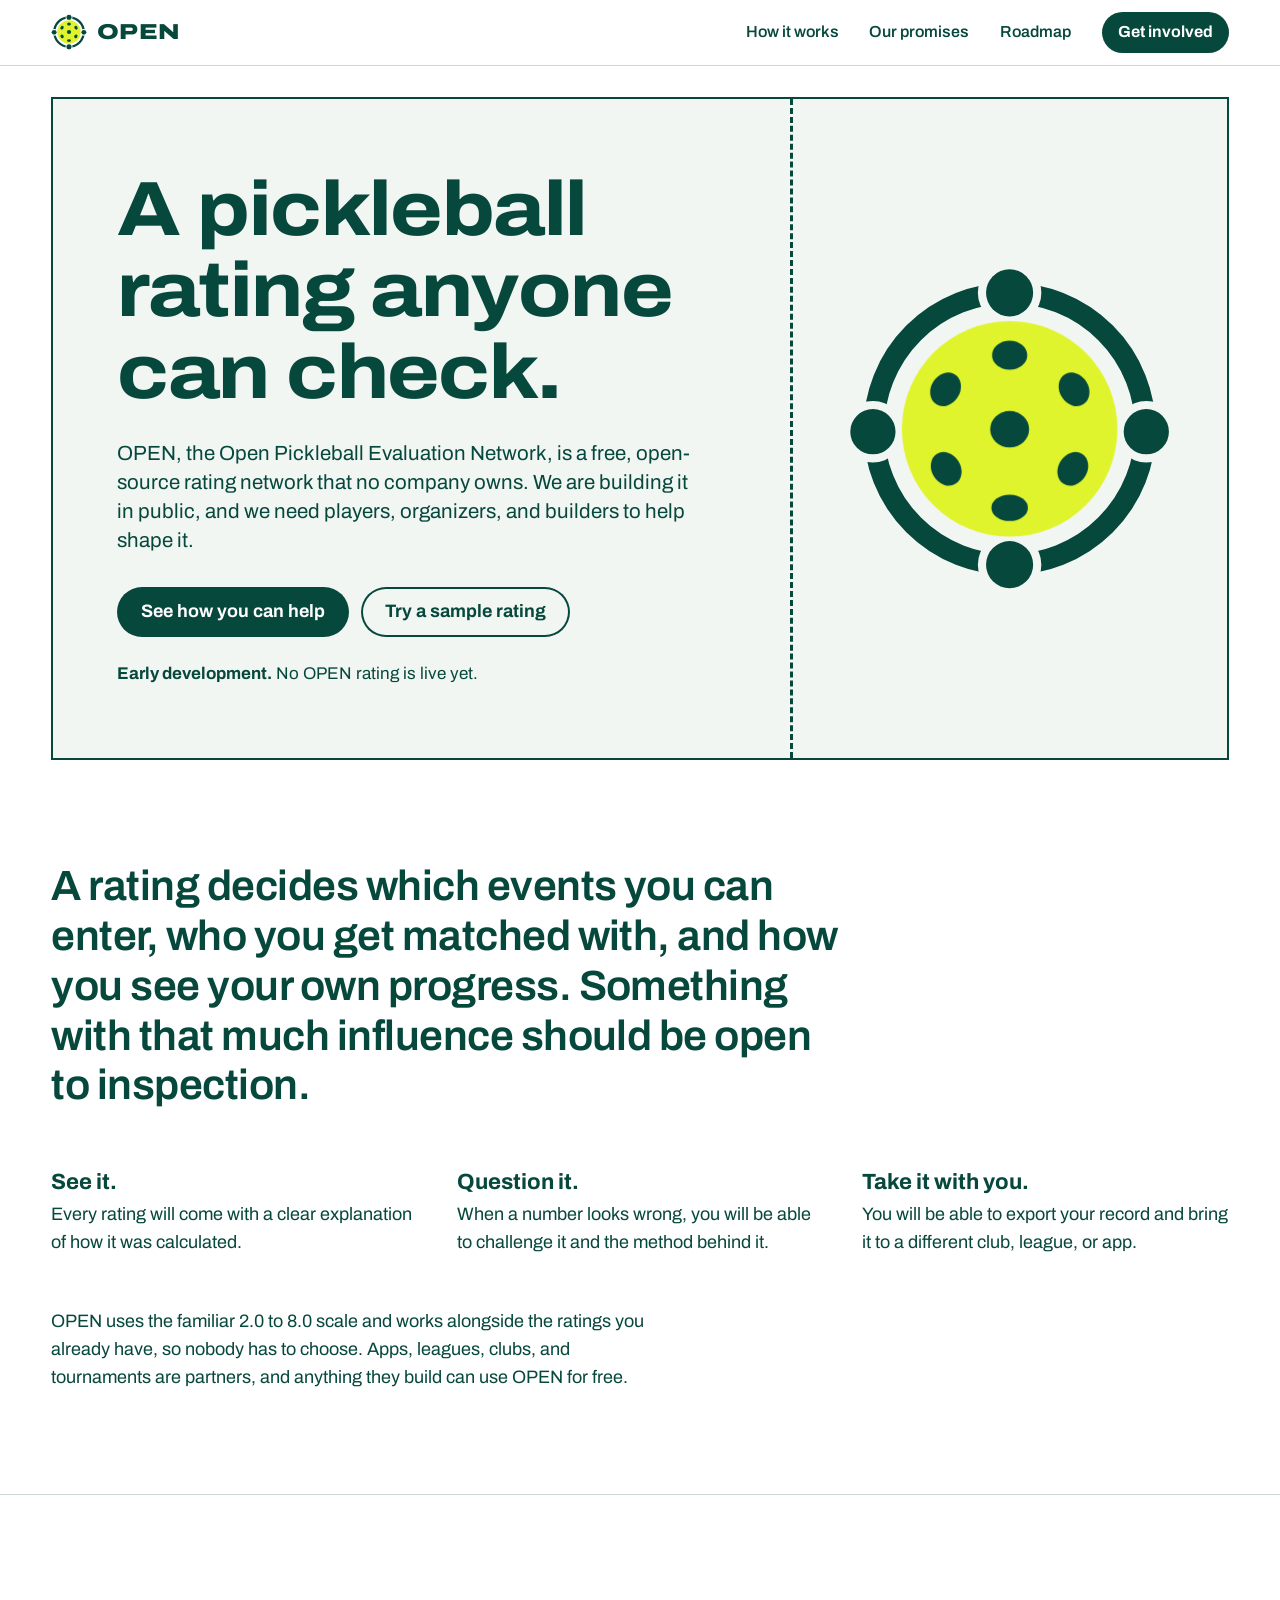
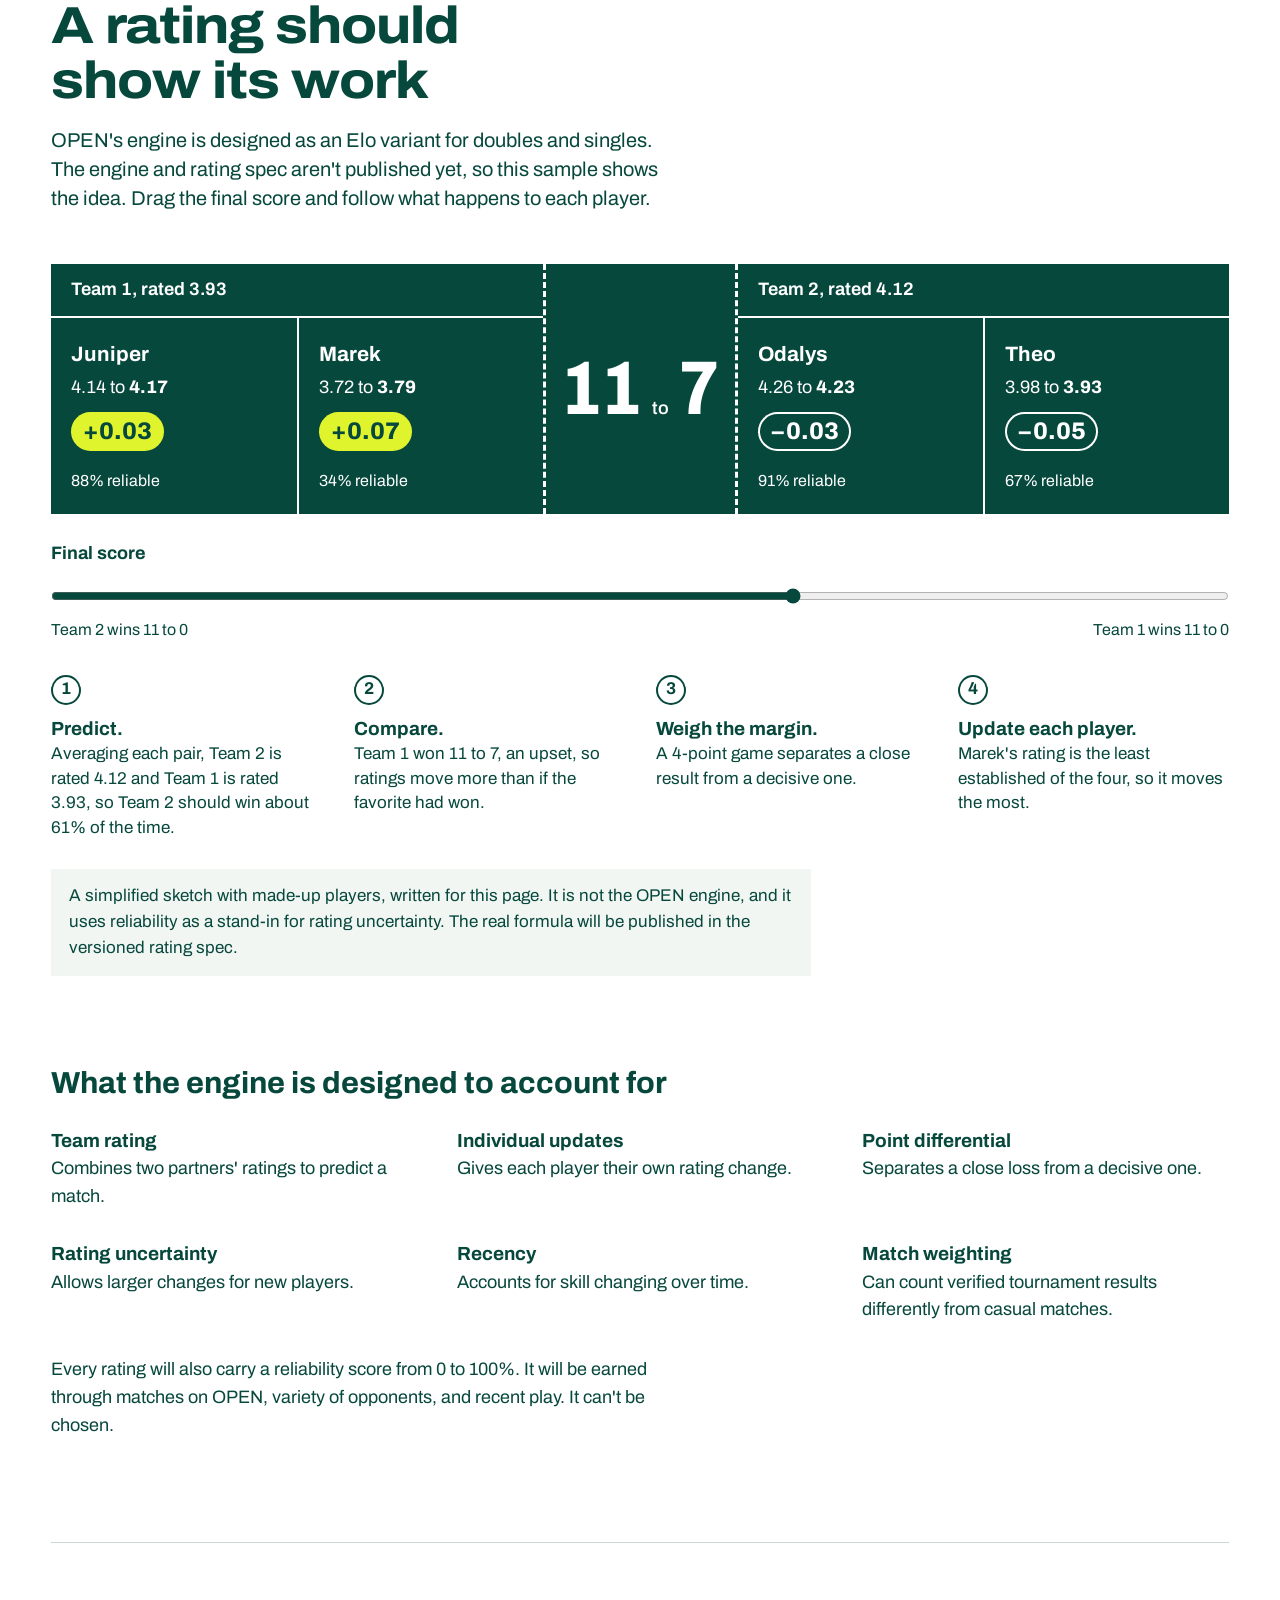
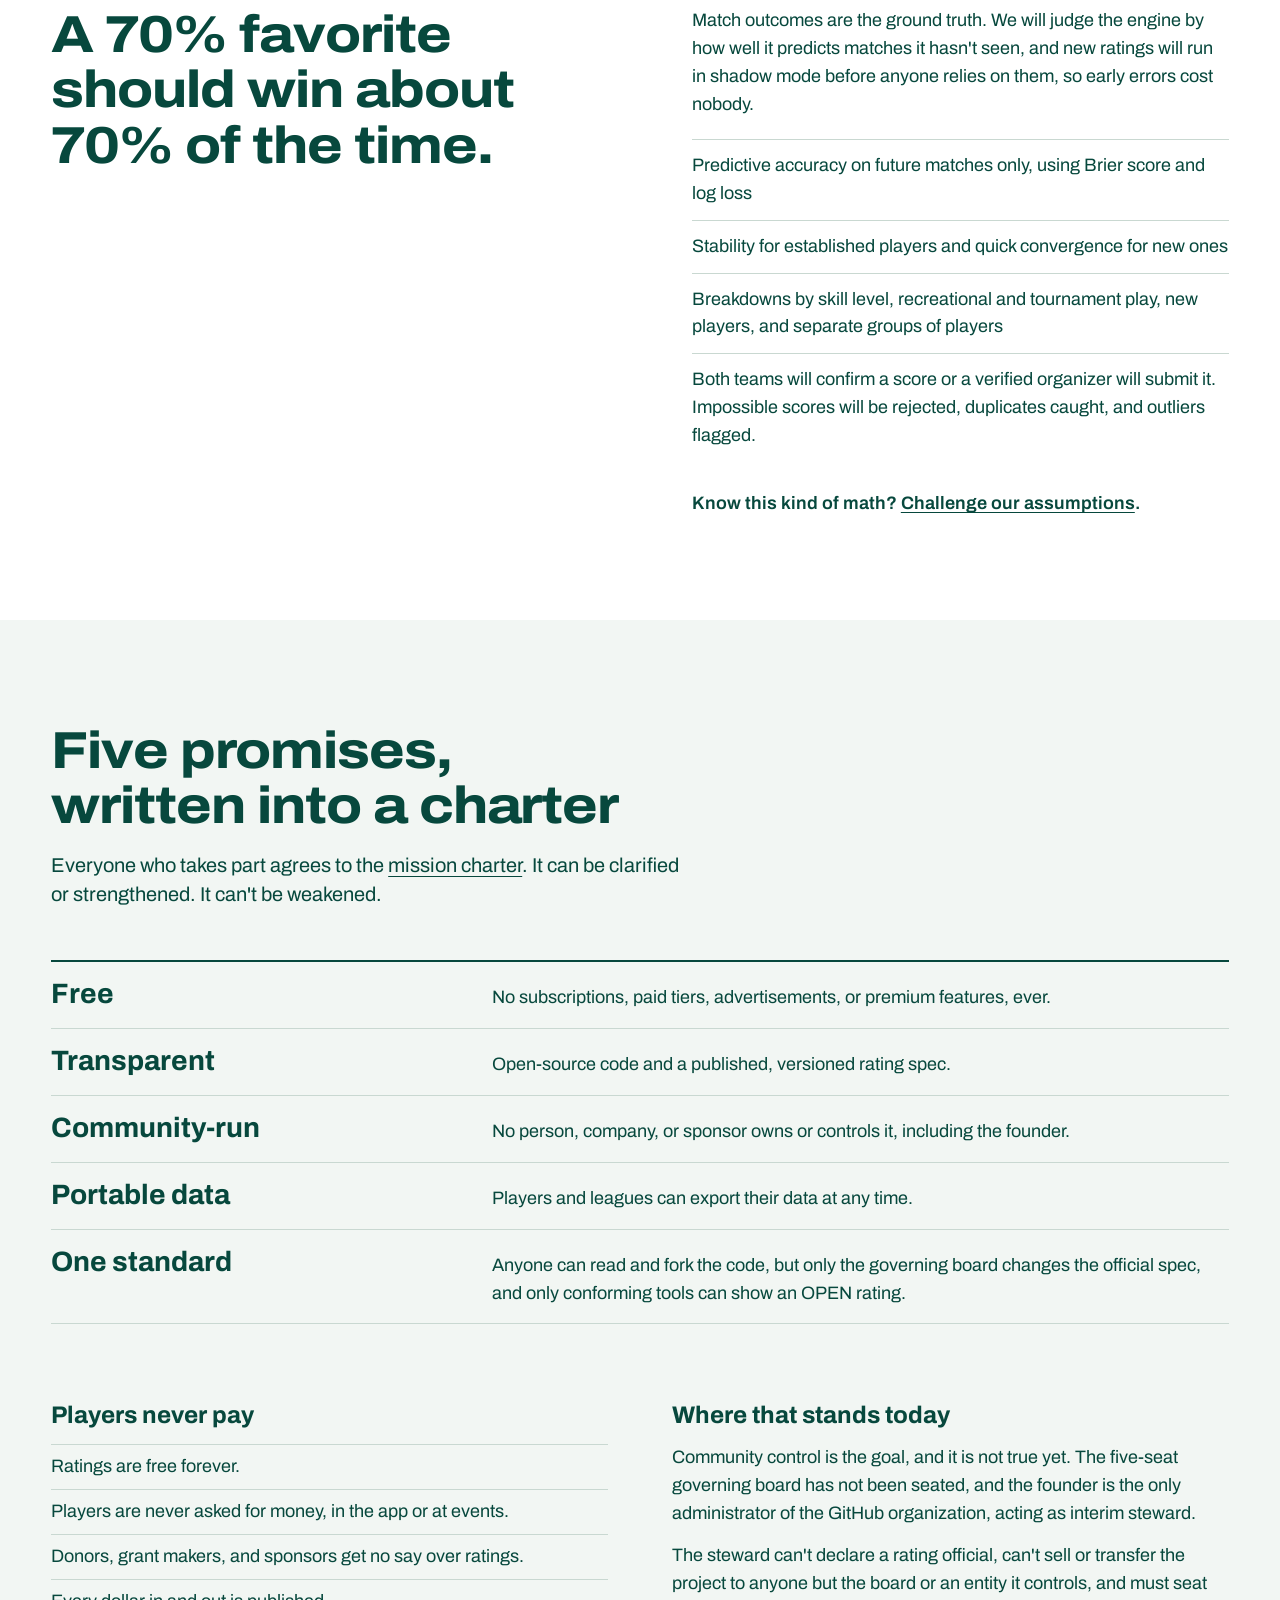
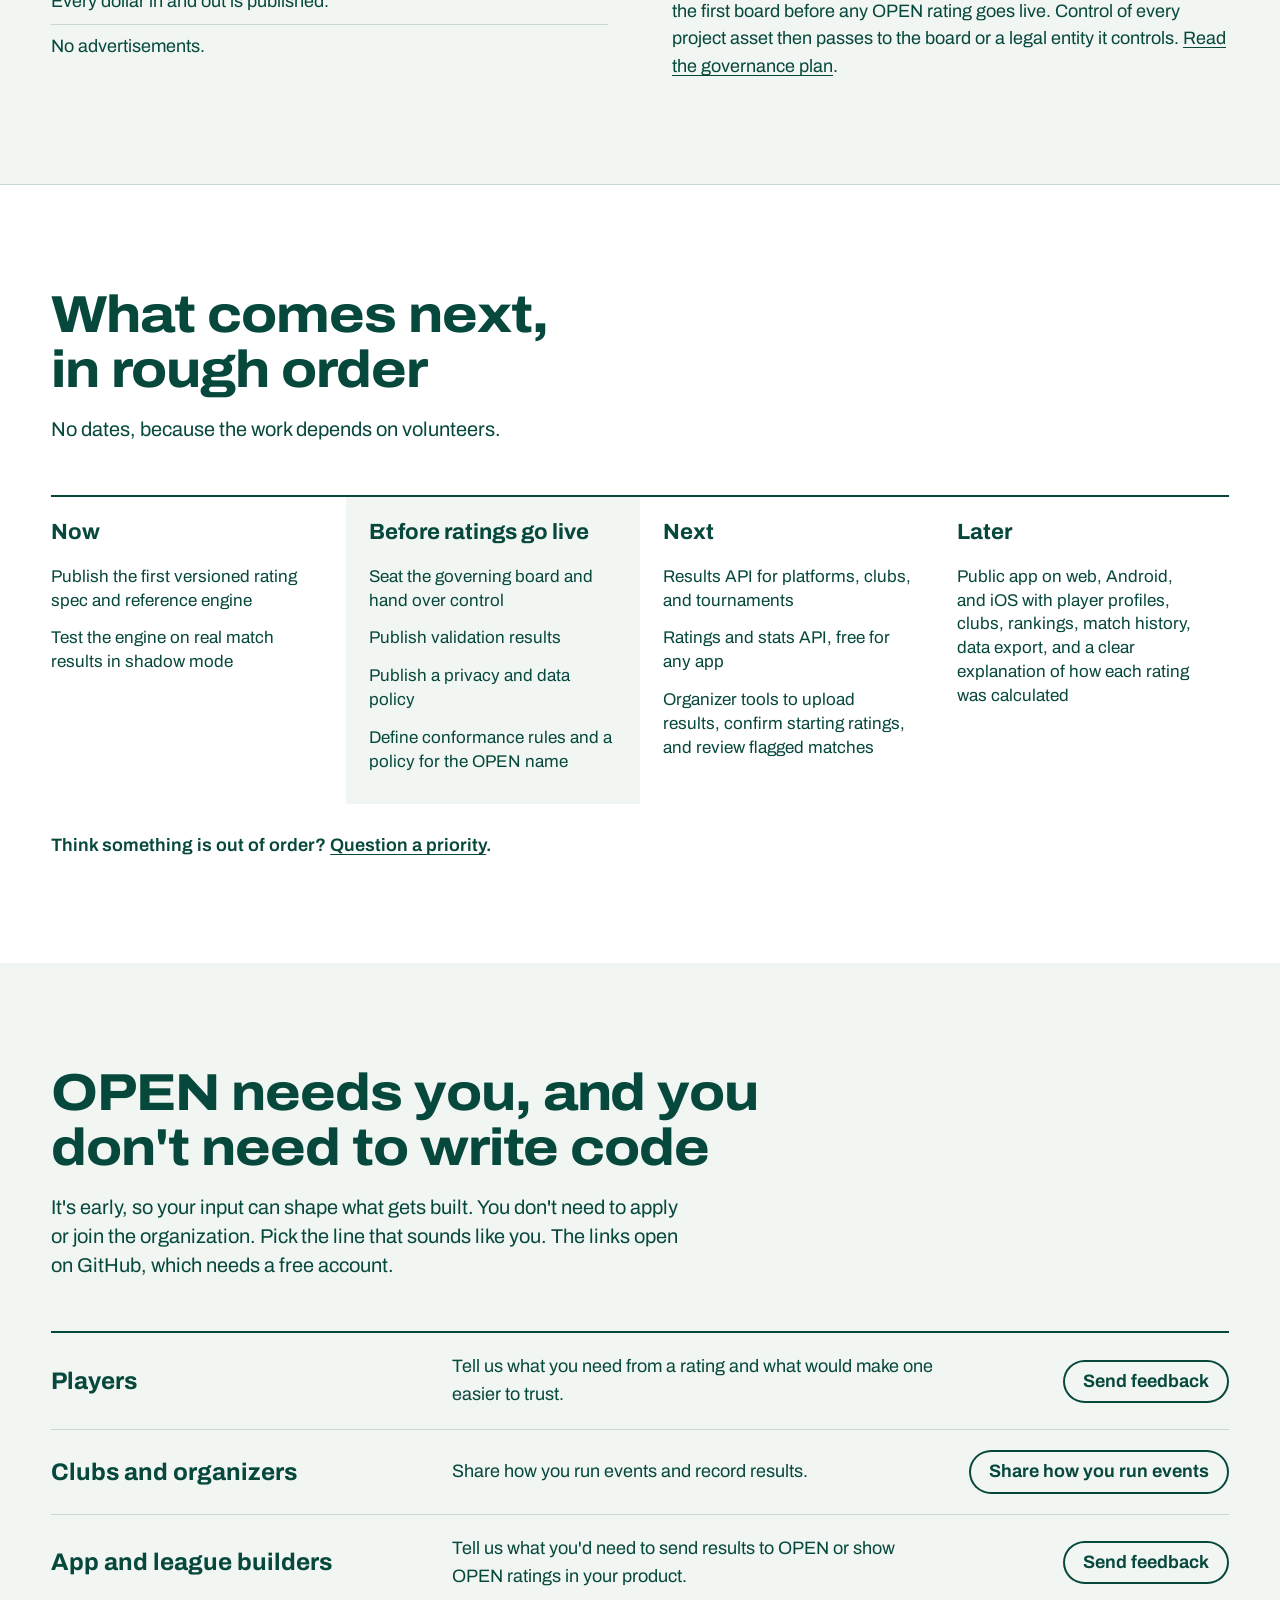
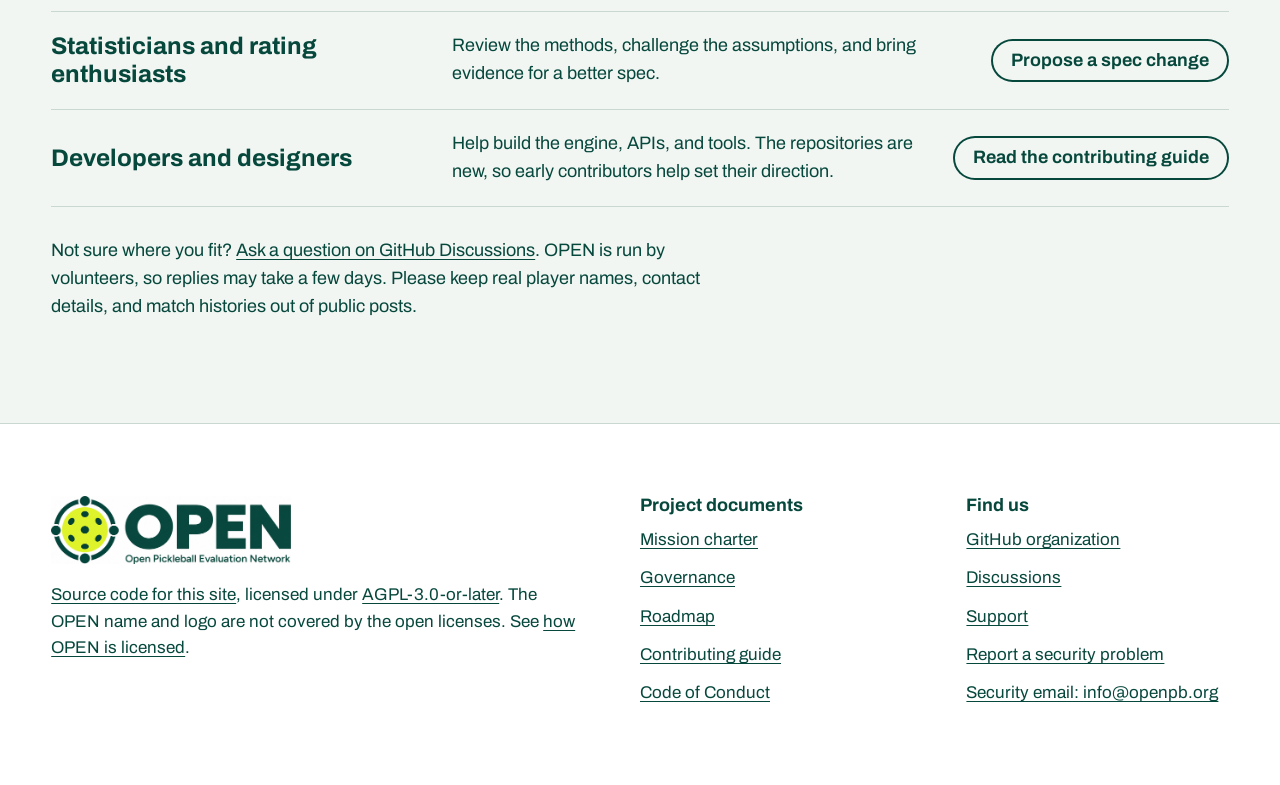
<file: site/index.html>
<!doctype html>
<html lang="en">
<head>
  <meta charset="utf-8">
  <meta name="viewport" content="width=device-width, initial-scale=1">
  <title>OPEN: Open Pickleball Evaluation Network</title>
  <meta name="description" content="OPEN is a free, open-source pickleball rating network being built in public. See how it will work and help build it, no code required.">
  <link rel="canonical" href="https://www.openpb.org/">
  <meta name="theme-color" content="#ffffff">
  <meta property="og:type" content="website">
  <meta property="og:site_name" content="OPEN">
  <meta property="og:title" content="OPEN: Open Pickleball Evaluation Network">
  <meta property="og:description" content="A free, open-source pickleball rating anyone can check. It is being built in public, and it needs players, organizers, and builders.">
  <meta property="og:url" content="https://www.openpb.org/">
  <meta property="og:image" content="https://www.openpb.org/assets/og-card.png">
  <meta property="og:image:alt" content="OPEN, the Open Pickleball Evaluation Network, logo">
  <meta name="twitter:card" content="summary_large_image">
  <link rel="icon" href="assets/emblem.svg" type="image/svg+xml">
  <link rel="preload" href="assets/fonts/archivo-variable.woff2" as="font" type="font/woff2" crossorigin>
  <link rel="stylesheet" href="styles.css">
  <script src="rating-sketch.js" defer></script>
</head>
<body>
  <a class="skip" href="#main">Skip to content</a>

  <header class="nav">
    <a class="brand" href="#top" aria-label="OPEN, home">
      <img src="assets/emblem.svg" alt="" width="36" height="36">
      <span>OPEN</span>
    </a>
    <nav aria-label="Main">
      <a class="nav-link" href="#how">How it works</a>
      <a class="nav-link" href="#promises">Our promises</a>
      <a class="nav-link" href="#roadmap">Roadmap</a>
      <a class="nav-cta" href="#help">Get involved</a>
    </nav>
  </header>

  <main id="main">
    <section class="hero" id="top">
      <div class="hero-court">
        <div class="hero-kitchen">
          <h1>A pickleball rating anyone can check.</h1>
          <p class="hero-lede">OPEN, the Open Pickleball Evaluation Network, is a free, open-source rating network that no company owns. We are building it in public, and we need players, organizers, and builders to help shape it.</p>
          <div class="hero-actions">
            <a class="button button-solid" href="#help">See how you can help</a>
            <a class="button button-line" href="#how">Try a sample rating</a>
          </div>
          <p class="hero-status"><strong>Early development.</strong> No OPEN rating is live yet.</p>
        </div>
        <div class="hero-net" aria-hidden="true"></div>
        <div class="hero-ball" aria-hidden="true">
          <svg viewBox="100 70 1054 1054">
            <defs>
              <mask id="hero-gaps" maskUnits="userSpaceOnUse" x="100" y="70" width="1054" height="1054">
                <rect x="100" y="70" width="1054" height="1054" fill="#fff"/>
                <circle cx="627" cy="165" r="101" fill="#000"/>
                <circle cx="192" cy="607" r="98" fill="#000"/>
                <circle cx="1062" cy="607" r="98" fill="#000"/>
                <circle cx="627" cy="1030" r="101" fill="#000"/>
              </mask>
            </defs>
            <g class="emblem-ring">
              <circle cx="627" cy="598" r="432" fill="none" stroke="#07483D" stroke-width="66" mask="url(#hero-gaps)"/>
              <circle cx="627" cy="165" r="75" fill="#07483D"/>
              <circle cx="192" cy="607" r="72" fill="#07483D"/>
              <circle cx="1062" cy="607" r="72" fill="#07483D"/>
              <circle cx="627" cy="1030" r="75" fill="#07483D"/>
            </g>
            <g class="emblem-ball">
              <circle cx="627" cy="598" r="343" fill="#DFF42D"/>
              <g fill="#07483D">
                <ellipse cx="627" cy="363" rx="56" ry="46"/>
                <ellipse cx="423" cy="472" rx="46" ry="56" transform="rotate(32 423 472)"/>
                <ellipse cx="832" cy="472" rx="46" ry="56" transform="rotate(-32 832 472)"/>
                <ellipse cx="627" cy="599" rx="62" ry="58"/>
                <ellipse cx="425" cy="725" rx="46" ry="56" transform="rotate(-32 425 725)"/>
                <ellipse cx="828" cy="725" rx="46" ry="56" transform="rotate(32 828 725)"/>
                <ellipse cx="627" cy="849" rx="58" ry="42"/>
              </g>
            </g>
          </svg>
        </div>
      </div>
    </section>

    <section class="why">
      <div class="wrap">
        <p class="why-statement">A rating decides which events you can enter, who you get matched with, and how you see your own progress. Something with that much influence should be open to inspection.</p>
        <div class="why-rights">
          <p><strong>See it.</strong> Every rating will come with a clear explanation of how it was calculated.</p>
          <p><strong>Question it.</strong> When a number looks wrong, you will be able to challenge it and the method behind it.</p>
          <p><strong>Take it with you.</strong> You will be able to export your record and bring it to a different club, league, or app.</p>
        </div>
        <p class="why-note">OPEN uses the familiar 2.0 to 8.0 scale and works alongside the ratings you already have, so nobody has to choose. Apps, leagues, clubs, and tournaments are partners, and anything they build can use OPEN for free.</p>
      </div>
    </section>

    <section class="band" id="how" aria-labelledby="how-title">
      <div class="wrap">
        <h2 id="how-title">A rating should show its work</h2>
        <p class="intro">OPEN's engine is designed as an Elo variant for doubles and singles. The engine and rating spec aren't published yet, so this sample shows the idea. Drag the final score and follow what happens to each player.</p>

        <figure class="sketch">
          <div class="court">
            <div class="court-side">
              <div class="court-team">Team 1, rated <span id="t1-rating">3.93</span></div>
              <div class="box player" data-player="0">
                <span class="player-name">Juniper</span>
                <span class="player-rating"><span data-before>4.14</span> to <b data-after>4.17</b></span>
                <span class="player-change" data-change>+0.03</span>
                <span class="player-rel">88% reliable</span>
              </div>
              <div class="box player" data-player="1">
                <span class="player-name">Marek</span>
                <span class="player-rating"><span data-before>3.72</span> to <b data-after>3.79</b></span>
                <span class="player-change" data-change>+0.07</span>
                <span class="player-rel">34% reliable</span>
              </div>
            </div>
            <div class="court-net">
              <output class="score" id="score" for="score-range" aria-live="off"><span id="score-1">11</span><span class="score-gap">to</span><span id="score-2">7</span></output>
            </div>
            <div class="court-side">
              <div class="court-team">Team 2, rated <span id="t2-rating">4.12</span></div>
              <div class="box player" data-player="2">
                <span class="player-name">Odalys</span>
                <span class="player-rating"><span data-before>4.26</span> to <b data-after>4.23</b></span>
                <span class="player-change" data-change>&minus;0.03</span>
                <span class="player-rel">91% reliable</span>
              </div>
              <div class="box player" data-player="3">
                <span class="player-name">Theo</span>
                <span class="player-rating"><span data-before>3.98</span> to <b data-after>3.93</b></span>
                <span class="player-change" data-change>&minus;0.05</span>
                <span class="player-rel">67% reliable</span>
              </div>
            </div>
          </div>

          <div class="slider">
            <label for="score-range">Final score</label>
            <input id="score-range" type="range" min="0" max="19" step="1" value="12" aria-valuetext="Team 1 11, Team 2 7">
            <div class="slider-ends" aria-hidden="true"><span>Team 2 wins 11 to 0</span><span>Team 1 wins 11 to 0</span></div>
          </div>

          <ol class="ledger">
            <li><strong>Predict.</strong> <span id="step-predict">Averaging each pair, Team 2 is rated 4.12 and Team 1 is rated 3.93, so Team 2 should win about 61% of the time.</span></li>
            <li><strong>Compare.</strong> <span id="step-compare">Team 1 won 11 to 7, an upset, so ratings move more than if the favorite had won.</span></li>
            <li><strong>Weigh the margin.</strong> <span id="step-margin">A 4-point game separates a close result from a decisive one.</span></li>
            <li><strong>Update each player.</strong> <span id="step-update">Marek's rating is the least established of the four, so it moves the most.</span></li>
          </ol>
          <figcaption>A simplified sketch with made-up players, written for this page. It is not the OPEN engine, and it uses reliability as a stand-in for rating uncertainty. The real formula will be published in the versioned rating spec.</figcaption>
        </figure>

        <h3 class="factors-title">What the engine is designed to account for</h3>
        <dl class="factors">
          <div><dt>Team rating</dt><dd>Combines two partners' ratings to predict a match.</dd></div>
          <div><dt>Individual updates</dt><dd>Gives each player their own rating change.</dd></div>
          <div><dt>Point differential</dt><dd>Separates a close loss from a decisive one.</dd></div>
          <div><dt>Rating uncertainty</dt><dd>Allows larger changes for new players.</dd></div>
          <div><dt>Recency</dt><dd>Accounts for skill changing over time.</dd></div>
          <div><dt>Match weighting</dt><dd>Can count verified tournament results differently from casual matches.</dd></div>
        </dl>
        <p class="reliability">Every rating will also carry a reliability score from 0 to 100%. It will be earned through matches on OPEN, variety of opponents, and recent play. It can't be chosen.</p>

        <div class="proof">
          <p class="proof-statement">A 70% favorite should win about 70% of the time.</p>
          <div class="proof-body">
            <p>Match outcomes are the ground truth. We will judge the engine by how well it predicts matches it hasn't seen, and new ratings will run in shadow mode before anyone relies on them, so early errors cost nobody.</p>
            <ul>
              <li>Predictive accuracy on future matches only, using Brier score and log loss</li>
              <li>Stability for established players and quick convergence for new ones</li>
              <li>Breakdowns by skill level, recreational and tournament play, new players, and separate groups of players</li>
              <li>Both teams will confirm a score or a verified organizer will submit it. Impossible scores will be rejected, duplicates caught, and outliers flagged.</li>
            </ul>
            <p class="hook">Know this kind of math? <a href="https://github.com/openpickleball/.github/issues/new?template=rating_spec_change.yml">Challenge our assumptions</a>.</p>
          </div>
        </div>
      </div>
    </section>

    <section class="promises" id="promises" aria-labelledby="promises-title">
      <div class="wrap">
        <h2 id="promises-title">Five promises, written into a charter</h2>
        <p class="intro">Everyone who takes part agrees to the <a href="https://github.com/openpickleball/.github/blob/main/CHARTER.md">mission charter</a>. It can be clarified or strengthened. It can't be weakened.</p>
        <dl class="charter">
          <div><dt>Free</dt><dd>No subscriptions, paid tiers, advertisements, or premium features, ever.</dd></div>
          <div><dt>Transparent</dt><dd>Open-source code and a published, versioned rating spec.</dd></div>
          <div><dt>Community-run</dt><dd>No person, company, or sponsor owns or controls it, including the founder.</dd></div>
          <div><dt>Portable data</dt><dd>Players and leagues can export their data at any time.</dd></div>
          <div><dt>One standard</dt><dd>Anyone can read and fork the code, but only the governing board changes the official spec, and only conforming tools can show an OPEN rating.</dd></div>
        </dl>

        <div class="promises-pair">
          <div>
            <h3>Players never pay</h3>
            <ul>
              <li>Ratings are free forever.</li>
              <li>Players are never asked for money, in the app or at events.</li>
              <li>Donors, grant makers, and sponsors get no say over ratings.</li>
              <li>Every dollar in and out is published.</li>
              <li>No advertisements.</li>
            </ul>
          </div>
          <div class="honest">
            <h3>Where that stands today</h3>
            <p>Community control is the goal, and it is not true yet. The five-seat governing board has not been seated, and the founder is the only administrator of the GitHub organization, acting as interim steward.</p>
            <p>The steward can't declare a rating official, can't sell or transfer the project to anyone but the board or an entity it controls, and must seat the first board before any OPEN rating goes live. Control of every project asset then passes to the board or a legal entity it controls. <a href="https://github.com/openpickleball/.github/blob/main/GOVERNANCE.md">Read the governance plan</a>.</p>
          </div>
        </div>
      </div>
    </section>

    <section class="band" id="roadmap" aria-labelledby="roadmap-title">
      <div class="wrap">
        <h2 id="roadmap-title">What comes next, in rough order</h2>
        <p class="intro">No dates, because the work depends on volunteers.</p>
        <ol class="roadmap">
          <li>
            <h3>Now</h3>
            <ul>
              <li>Publish the first versioned rating spec and reference engine</li>
              <li>Test the engine on real match results in shadow mode</li>
            </ul>
          </li>
          <li class="roadmap-gate">
            <h3>Before ratings go live</h3>
            <ul>
              <li>Seat the governing board and hand over control</li>
              <li>Publish validation results</li>
              <li>Publish a privacy and data policy</li>
              <li>Define conformance rules and a policy for the OPEN name</li>
            </ul>
          </li>
          <li>
            <h3>Next</h3>
            <ul>
              <li>Results API for platforms, clubs, and tournaments</li>
              <li>Ratings and stats API, free for any app</li>
              <li>Organizer tools to upload results, confirm starting ratings, and review flagged matches</li>
            </ul>
          </li>
          <li>
            <h3>Later</h3>
            <ul>
              <li>Public app on web, Android, and iOS with player profiles, clubs, rankings, match history, data export, and a clear explanation of how each rating was calculated</li>
            </ul>
          </li>
        </ol>
        <p class="hook">Think something is out of order? <a href="https://github.com/openpickleball/.github/issues/new">Question a priority</a>.</p>
      </div>
    </section>

    <section class="help" id="help" aria-labelledby="help-title">
      <div class="wrap">
        <h2 id="help-title">OPEN needs you, and you don't need to write code</h2>
        <p class="help-lede">It's early, so your input can shape what gets built. You don't need to apply or join the organization. Pick the line that sounds like you. The links open on GitHub, which needs a free account.</p>
        <ul class="roles">
          <li>
            <h3>Players</h3>
            <p>Tell us what you need from a rating and what would make one easier to trust.</p>
            <a href="https://github.com/openpickleball/.github/issues/new?template=community_feedback.yml">Send feedback</a>
          </li>
          <li>
            <h3>Clubs and organizers</h3>
            <p>Share how you run events and record results.</p>
            <a href="https://github.com/openpickleball/.github/issues/new?template=community_feedback.yml">Share how you run events</a>
          </li>
          <li>
            <h3>App and league builders</h3>
            <p>Tell us what you'd need to send results to OPEN or show OPEN ratings in your product.</p>
            <a href="https://github.com/openpickleball/.github/issues/new?template=community_feedback.yml">Send feedback</a>
          </li>
          <li>
            <h3>Statisticians and rating enthusiasts</h3>
            <p>Review the methods, challenge the assumptions, and bring evidence for a better spec.</p>
            <a href="https://github.com/openpickleball/.github/issues/new?template=rating_spec_change.yml">Propose a spec change</a>
          </li>
          <li>
            <h3>Developers and designers</h3>
            <p>Help build the engine, APIs, and tools. The repositories are new, so early contributors help set their direction.</p>
            <a href="https://github.com/openpickleball/.github/blob/main/CONTRIBUTING.md">Read the contributing guide</a>
          </li>
        </ul>
        <p class="help-foot">Not sure where you fit? <a href="https://github.com/openpickleball/.github/discussions">Ask a question on GitHub Discussions</a>. OPEN is run by volunteers, so replies may take a few days. Please keep real player names, contact details, and match histories out of public posts.</p>
      </div>
    </section>
  </main>

  <footer class="footer">
    <div class="wrap footer-grid">
      <div>
        <img class="footer-logo" src="assets/open-logo-footer.png" width="560" height="159" alt="OPEN, Open Pickleball Evaluation Network" loading="lazy">
        <p><a href="https://github.com/openpickleball/frontend">Source code for this site</a>, licensed under <a href="https://www.gnu.org/licenses/agpl-3.0.html">AGPL-3.0-or-later</a>. The OPEN name and logo are not covered by the open licenses. See <a href="https://github.com/openpickleball/.github/blob/main/LICENSING.md">how OPEN is licensed</a>.</p>
      </div>
      <nav aria-label="Project documents">
        <h2>Project documents</h2>
        <ul>
          <li><a href="https://github.com/openpickleball/.github/blob/main/CHARTER.md">Mission charter</a></li>
          <li><a href="https://github.com/openpickleball/.github/blob/main/GOVERNANCE.md">Governance</a></li>
          <li><a href="https://github.com/openpickleball/.github/blob/main/ROADMAP.md">Roadmap</a></li>
          <li><a href="https://github.com/openpickleball/.github/blob/main/CONTRIBUTING.md">Contributing guide</a></li>
          <li><a href="https://github.com/openpickleball/.github/blob/main/CODE_OF_CONDUCT.md">Code of Conduct</a></li>
        </ul>
      </nav>
      <nav aria-label="Contact and code">
        <h2>Find us</h2>
        <ul>
          <li><a href="https://github.com/openpickleball">GitHub organization</a></li>
          <li><a href="https://github.com/openpickleball/.github/discussions">Discussions</a></li>
          <li><a href="https://github.com/openpickleball/.github/blob/main/SUPPORT.md">Support</a></li>
          <li><a href="https://github.com/openpickleball/.github/blob/main/SECURITY.md">Report a security problem</a></li>
          <li><a href="mailto:info@openpb.org">Security email: info@openpb.org</a></li>
        </ul>
      </nav>
    </div>
  </footer>
</body>
</html>
</file>
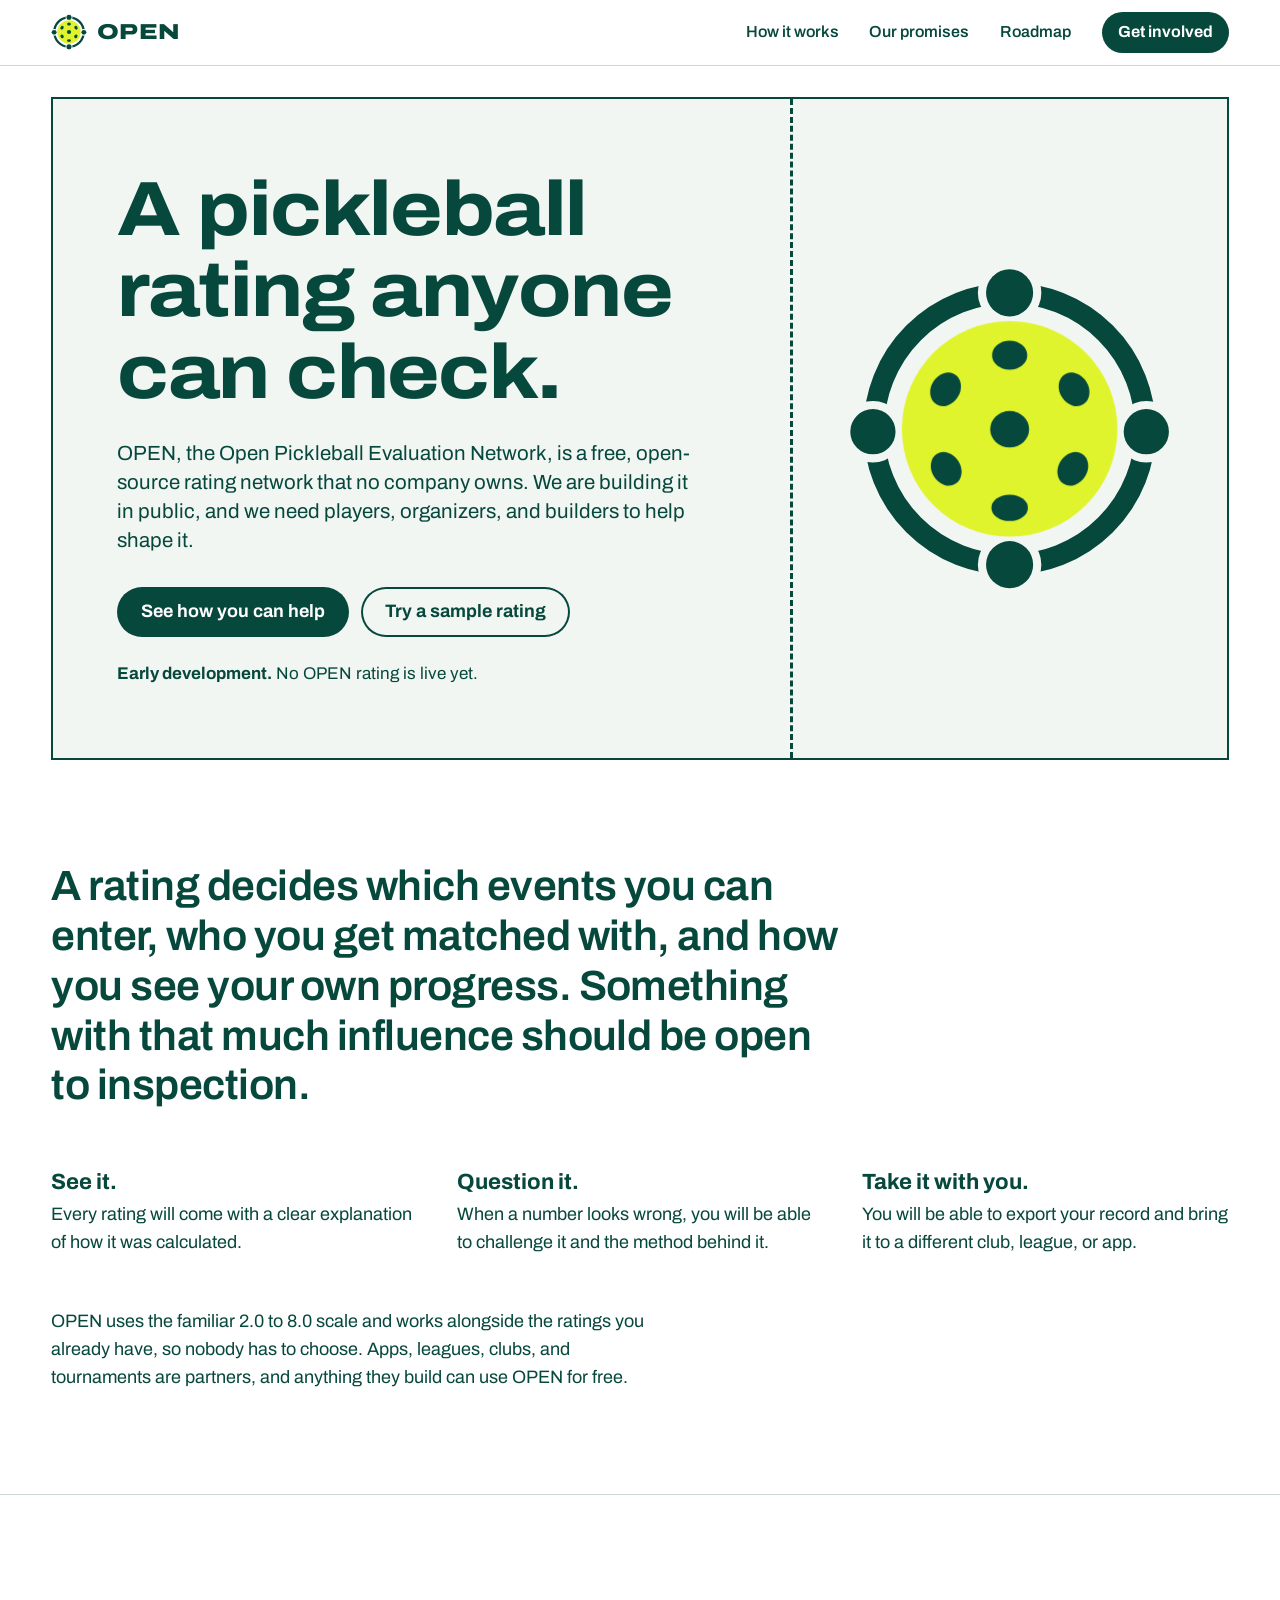
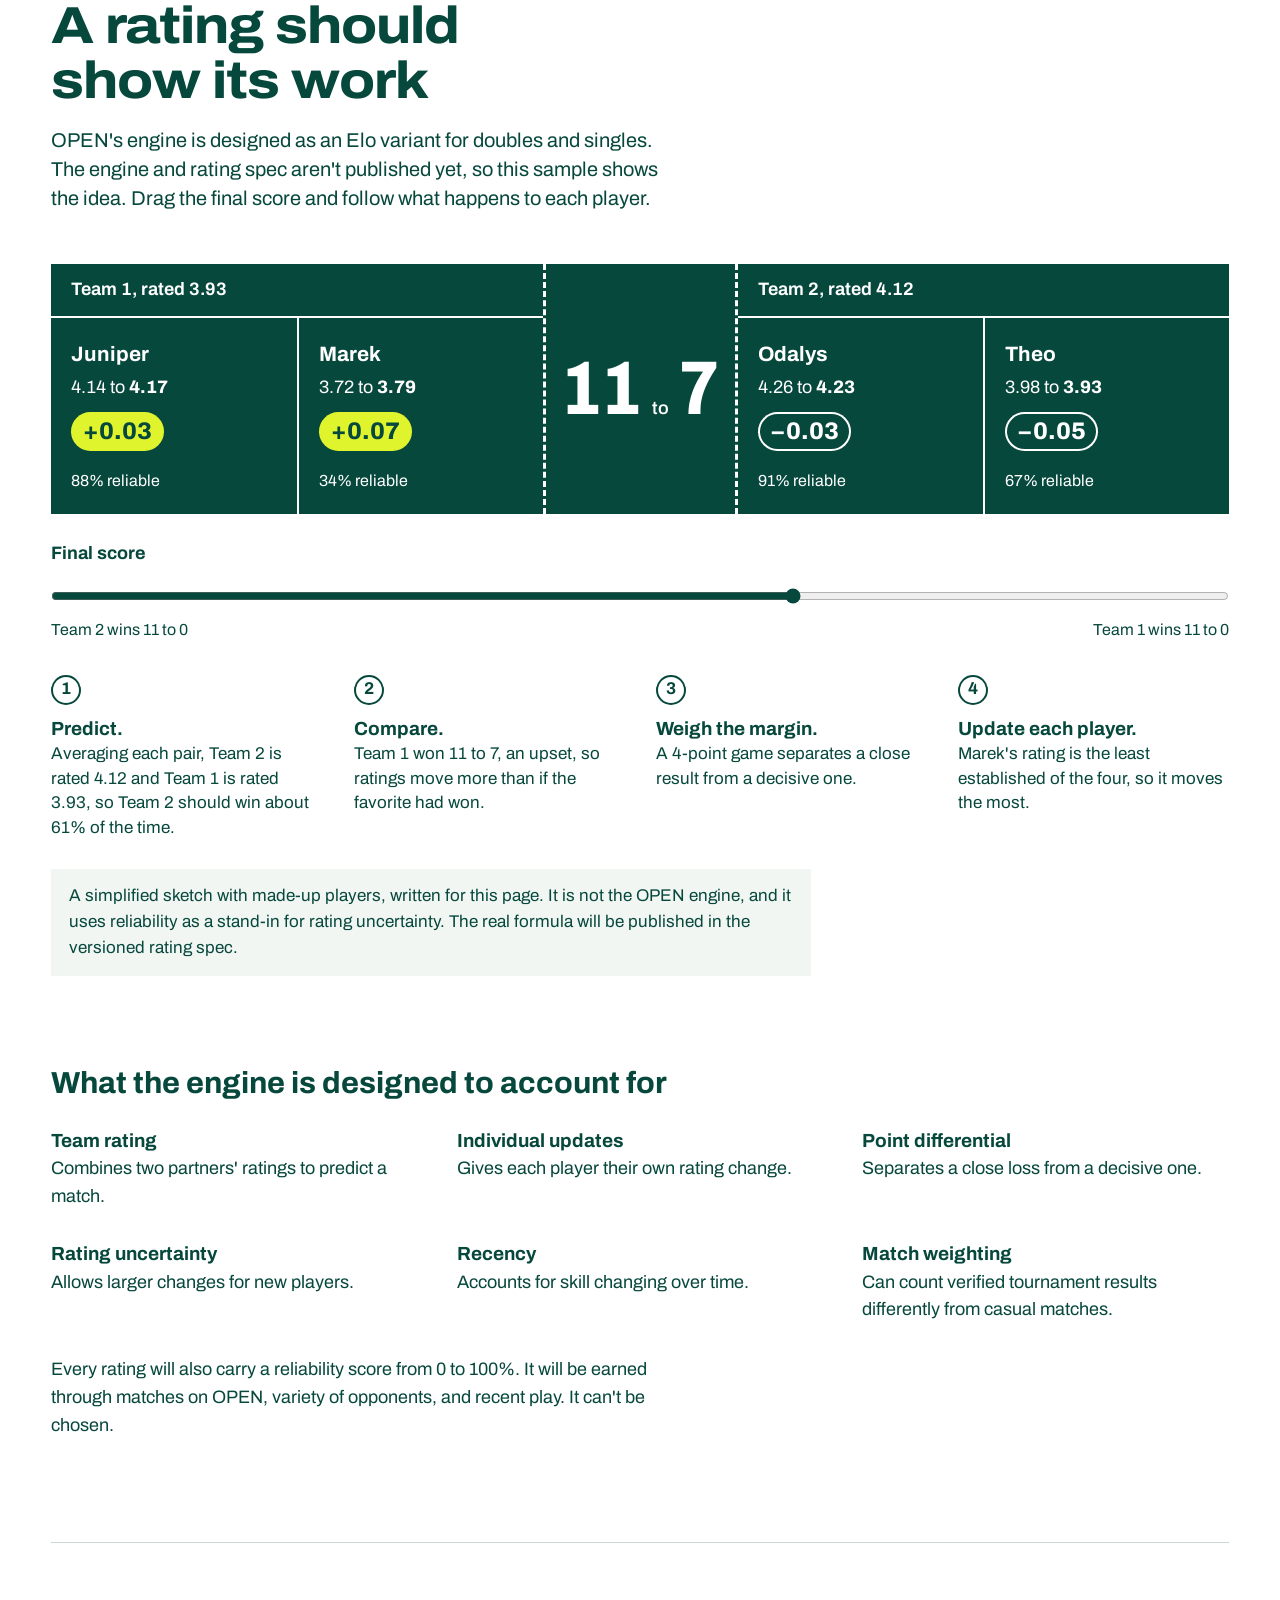
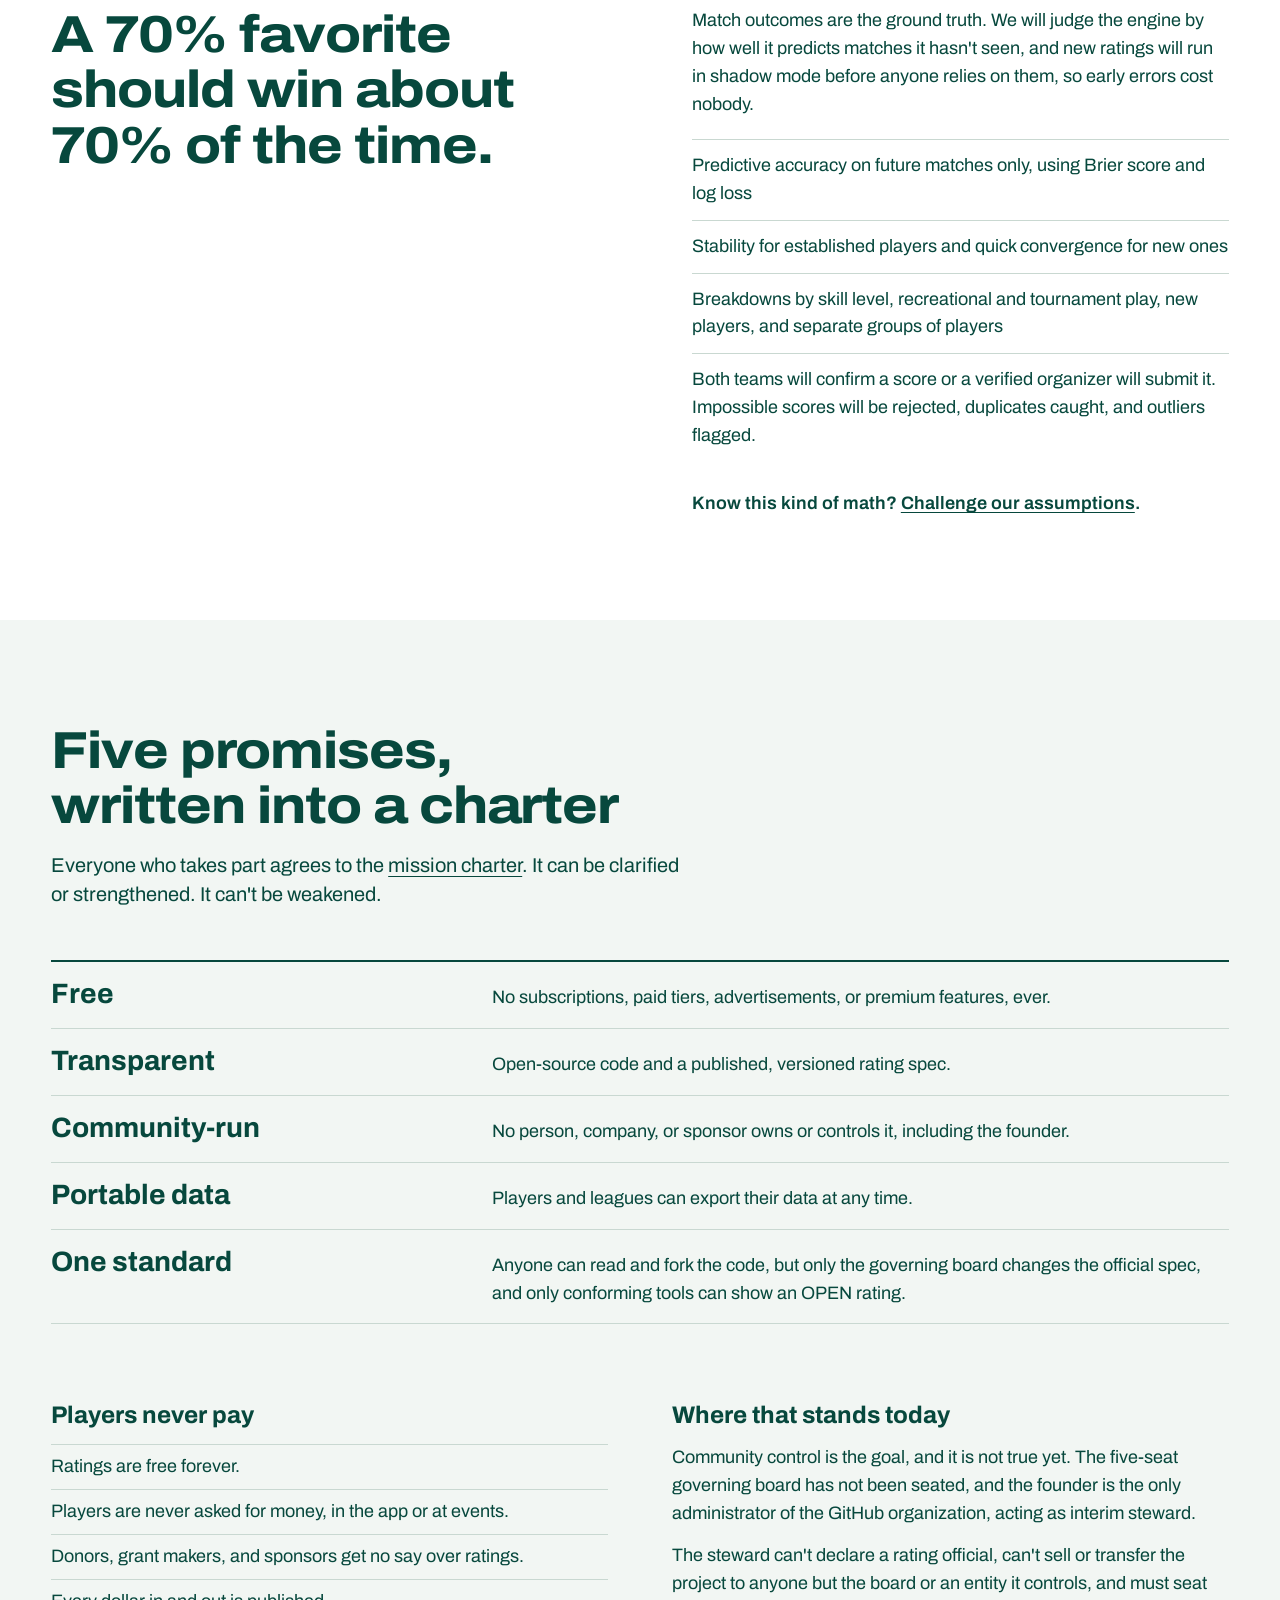
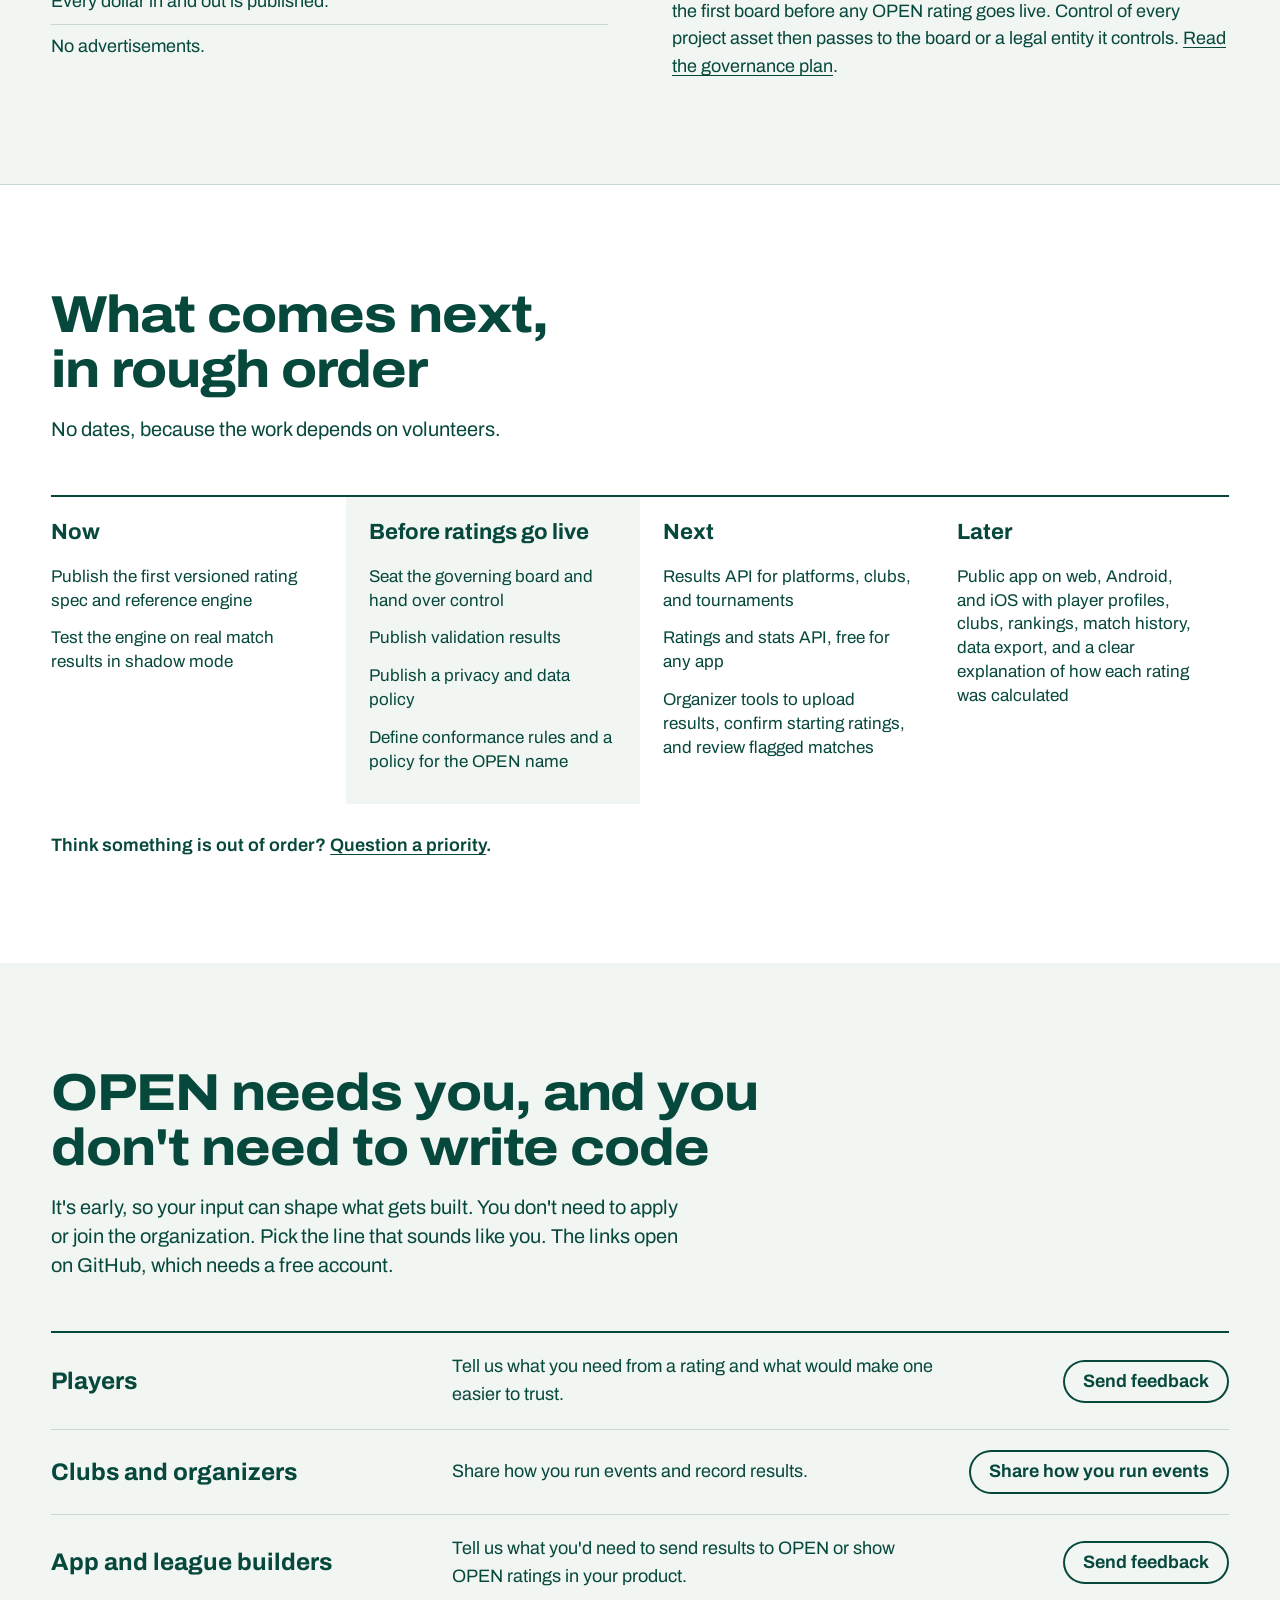
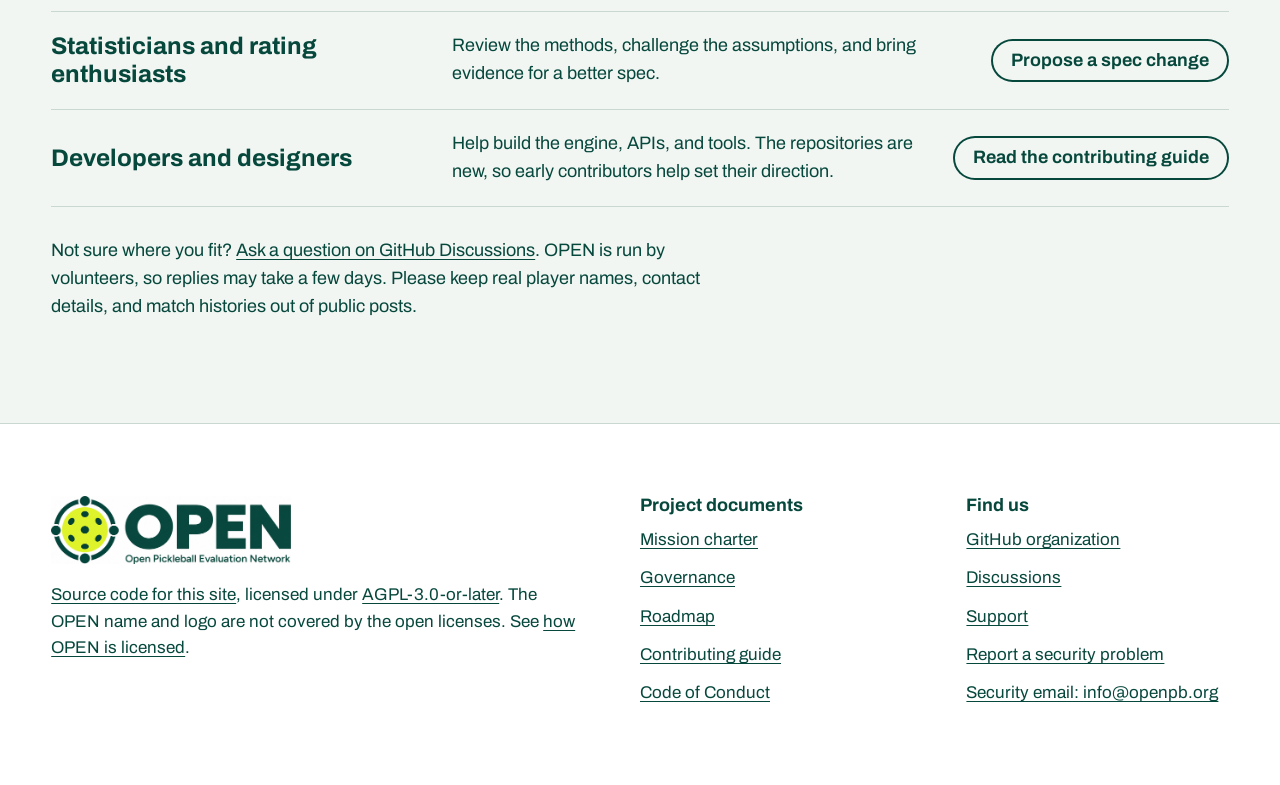
<file: site/public/about/index.html>
<!doctype html>
<html lang="en">
<head>
  <meta charset="utf-8">
  <meta name="viewport" content="width=device-width, initial-scale=1">
  <title>OPEN: Open Pickleball Evaluation Network</title>
  <meta name="description" content="OPEN is a free, open-source pickleball rating network being built in public. See how it will work and help build it, no code required.">
  <link rel="canonical" href="https://www.openpb.org/about/">
  <meta name="theme-color" content="#ffffff">
  <meta property="og:type" content="website">
  <meta property="og:site_name" content="OPEN">
  <meta property="og:title" content="OPEN: Open Pickleball Evaluation Network">
  <meta property="og:description" content="A free, open-source pickleball rating anyone can check. It is being built in public, and it needs players, organizers, and builders.">
  <meta property="og:url" content="https://www.openpb.org/about/">
  <meta property="og:image" content="https://www.openpb.org/about/assets/og-card.png">
  <meta property="og:image:alt" content="OPEN, the Open Pickleball Evaluation Network, logo">
  <meta name="twitter:card" content="summary_large_image">
  <link rel="icon" href="assets/emblem.svg" type="image/svg+xml">
  <link rel="preload" href="assets/fonts/archivo-variable.woff2" as="font" type="font/woff2" crossorigin>
  <link rel="stylesheet" href="styles.css">
  <script src="rating-sketch.js" defer></script>
</head>
<body>
  <a class="skip" href="#main">Skip to content</a>

  <header class="nav">
    <a class="brand" href="#top" aria-label="OPEN, home">
      <img src="assets/emblem.svg" alt="" width="36" height="36">
      <span>OPEN</span>
    </a>
    <nav aria-label="Main">
      <a class="nav-link" href="#how">How it works</a>
      <a class="nav-link" href="#promises">Our promises</a>
      <a class="nav-link" href="#roadmap">Roadmap</a>
      <a class="nav-cta" href="#help">Get involved</a>
    </nav>
  </header>

  <main id="main">
    <section class="hero" id="top">
      <div class="hero-court">
        <div class="hero-kitchen">
          <h1>A pickleball rating anyone can check.</h1>
          <p class="hero-lede">OPEN, the Open Pickleball Evaluation Network, is a free, open-source rating network that no company owns. We are building it in public, and we need players, organizers, and builders to help shape it.</p>
          <div class="hero-actions">
            <a class="button button-solid" href="#help">See how you can help</a>
            <a class="button button-line" href="#how">Try a sample rating</a>
          </div>
          <p class="hero-status"><strong>Early development.</strong> No OPEN rating is live yet.</p>
        </div>
        <div class="hero-net" aria-hidden="true"></div>
        <div class="hero-ball" aria-hidden="true">
          <svg viewBox="100 70 1054 1054">
            <defs>
              <mask id="hero-gaps" maskUnits="userSpaceOnUse" x="100" y="70" width="1054" height="1054">
                <rect x="100" y="70" width="1054" height="1054" fill="#fff"/>
                <circle cx="627" cy="165" r="101" fill="#000"/>
                <circle cx="192" cy="607" r="98" fill="#000"/>
                <circle cx="1062" cy="607" r="98" fill="#000"/>
                <circle cx="627" cy="1030" r="101" fill="#000"/>
              </mask>
            </defs>
            <g class="emblem-ring">
              <circle cx="627" cy="598" r="432" fill="none" stroke="#07483D" stroke-width="66" mask="url(#hero-gaps)"/>
              <circle cx="627" cy="165" r="75" fill="#07483D"/>
              <circle cx="192" cy="607" r="72" fill="#07483D"/>
              <circle cx="1062" cy="607" r="72" fill="#07483D"/>
              <circle cx="627" cy="1030" r="75" fill="#07483D"/>
            </g>
            <g class="emblem-ball">
              <circle cx="627" cy="598" r="343" fill="#DFF42D"/>
              <g fill="#07483D">
                <ellipse cx="627" cy="363" rx="56" ry="46"/>
                <ellipse cx="423" cy="472" rx="46" ry="56" transform="rotate(32 423 472)"/>
                <ellipse cx="832" cy="472" rx="46" ry="56" transform="rotate(-32 832 472)"/>
                <ellipse cx="627" cy="599" rx="62" ry="58"/>
                <ellipse cx="425" cy="725" rx="46" ry="56" transform="rotate(-32 425 725)"/>
                <ellipse cx="828" cy="725" rx="46" ry="56" transform="rotate(32 828 725)"/>
                <ellipse cx="627" cy="849" rx="58" ry="42"/>
              </g>
            </g>
          </svg>
        </div>
      </div>
    </section>

    <section class="why">
      <div class="wrap">
        <p class="why-statement">A rating decides which events you can enter, who you get matched with, and how you see your own progress. Something with that much influence should be open to inspection.</p>
        <div class="why-rights">
          <p><strong>See it.</strong> Every rating will come with a clear explanation of how it was calculated.</p>
          <p><strong>Question it.</strong> When a number looks wrong, you will be able to challenge it and the method behind it.</p>
          <p><strong>Take it with you.</strong> You will be able to export your record and bring it to a different club, league, or app.</p>
        </div>
        <p class="why-note">OPEN uses the familiar 2.0 to 8.0 scale and works alongside the ratings you already have, so nobody has to choose. Apps, leagues, clubs, and tournaments are partners, and anything they build can use OPEN for free.</p>
      </div>
    </section>

    <section class="band" id="how" aria-labelledby="how-title">
      <div class="wrap">
        <h2 id="how-title">A rating should show its work</h2>
        <p class="intro">OPEN's engine is designed as an Elo variant for doubles and singles. The engine and rating spec aren't published yet, so this sample shows the idea. Drag the final score and follow what happens to each player.</p>

        <figure class="sketch">
          <div class="court">
            <div class="court-side">
              <div class="court-team">Team 1, rated <span id="t1-rating">3.93</span></div>
              <div class="box player" data-player="0">
                <span class="player-name">Juniper</span>
                <span class="player-rating"><span data-before>4.14</span> to <b data-after>4.17</b></span>
                <span class="player-change" data-change>+0.03</span>
                <span class="player-rel">88% reliable</span>
              </div>
              <div class="box player" data-player="1">
                <span class="player-name">Marek</span>
                <span class="player-rating"><span data-before>3.72</span> to <b data-after>3.79</b></span>
                <span class="player-change" data-change>+0.07</span>
                <span class="player-rel">34% reliable</span>
              </div>
            </div>
            <div class="court-net">
              <output class="score" id="score" for="score-range" aria-live="off"><span id="score-1">11</span><span class="score-gap">to</span><span id="score-2">7</span></output>
            </div>
            <div class="court-side">
              <div class="court-team">Team 2, rated <span id="t2-rating">4.12</span></div>
              <div class="box player" data-player="2">
                <span class="player-name">Odalys</span>
                <span class="player-rating"><span data-before>4.26</span> to <b data-after>4.23</b></span>
                <span class="player-change" data-change>&minus;0.03</span>
                <span class="player-rel">91% reliable</span>
              </div>
              <div class="box player" data-player="3">
                <span class="player-name">Theo</span>
                <span class="player-rating"><span data-before>3.98</span> to <b data-after>3.93</b></span>
                <span class="player-change" data-change>&minus;0.05</span>
                <span class="player-rel">67% reliable</span>
              </div>
            </div>
          </div>

          <div class="slider">
            <label for="score-range">Final score</label>
            <input id="score-range" type="range" min="0" max="19" step="1" value="12" aria-valuetext="Team 1 11, Team 2 7">
            <div class="slider-ends" aria-hidden="true"><span>Team 2 wins 11 to 0</span><span>Team 1 wins 11 to 0</span></div>
          </div>

          <ol class="ledger">
            <li><strong>Predict.</strong> <span id="step-predict">Averaging each pair, Team 2 is rated 4.12 and Team 1 is rated 3.93, so Team 2 should win about 61% of the time.</span></li>
            <li><strong>Compare.</strong> <span id="step-compare">Team 1 won 11 to 7, an upset, so ratings move more than if the favorite had won.</span></li>
            <li><strong>Weigh the margin.</strong> <span id="step-margin">A 4-point game separates a close result from a decisive one.</span></li>
            <li><strong>Update each player.</strong> <span id="step-update">Marek's rating is the least established of the four, so it moves the most.</span></li>
          </ol>
          <figcaption>A simplified sketch with made-up players, written for this page. It is not the OPEN engine, and it uses reliability as a stand-in for rating uncertainty. The real formula will be published in the versioned rating spec.</figcaption>
        </figure>

        <h3 class="factors-title">What the engine is designed to account for</h3>
        <dl class="factors">
          <div><dt>Team rating</dt><dd>Combines two partners' ratings to predict a match.</dd></div>
          <div><dt>Individual updates</dt><dd>Gives each player their own rating change.</dd></div>
          <div><dt>Point differential</dt><dd>Separates a close loss from a decisive one.</dd></div>
          <div><dt>Rating uncertainty</dt><dd>Allows larger changes for new players.</dd></div>
          <div><dt>Recency</dt><dd>Accounts for skill changing over time.</dd></div>
          <div><dt>Match weighting</dt><dd>Can count verified tournament results differently from casual matches.</dd></div>
        </dl>
        <p class="reliability">Every rating will also carry a reliability score from 0 to 100%. It will be earned through matches on OPEN, variety of opponents, and recent play. It can't be chosen.</p>

        <div class="proof">
          <p class="proof-statement">A 70% favorite should win about 70% of the time.</p>
          <div class="proof-body">
            <p>Match outcomes are the ground truth. We will judge the engine by how well it predicts matches it hasn't seen, and new ratings will run in shadow mode before anyone relies on them, so early errors cost nobody.</p>
            <ul>
              <li>Predictive accuracy on future matches only, using Brier score and log loss</li>
              <li>Stability for established players and quick convergence for new ones</li>
              <li>Breakdowns by skill level, recreational and tournament play, new players, and separate groups of players</li>
              <li>Both teams will confirm a score or a verified organizer will submit it. Impossible scores will be rejected, duplicates caught, and outliers flagged.</li>
            </ul>
            <p class="hook">Know this kind of math? <a href="https://github.com/openpickleball/.github/issues/new?template=rating_spec_change.yml">Challenge our assumptions</a>.</p>
          </div>
        </div>
      </div>
    </section>

    <section class="promises" id="promises" aria-labelledby="promises-title">
      <div class="wrap">
        <h2 id="promises-title">Five promises, written into a charter</h2>
        <p class="intro">Everyone who takes part agrees to the <a href="https://github.com/openpickleball/.github/blob/main/CHARTER.md">mission charter</a>. It can be clarified or strengthened. It can't be weakened.</p>
        <dl class="charter">
          <div><dt>Free</dt><dd>No subscriptions, paid tiers, advertisements, or premium features, ever.</dd></div>
          <div><dt>Transparent</dt><dd>Open-source code and a published, versioned rating spec.</dd></div>
          <div><dt>Community-run</dt><dd>No person, company, or sponsor owns or controls it, including the founder.</dd></div>
          <div><dt>Portable data</dt><dd>Players and leagues can export their data at any time.</dd></div>
          <div><dt>One standard</dt><dd>Anyone can read and fork the code, but only the governing board changes the official spec, and only conforming tools can show an OPEN rating.</dd></div>
        </dl>

        <div class="promises-pair">
          <div>
            <h3>Players never pay</h3>
            <ul>
              <li>Ratings are free forever.</li>
              <li>Players are never asked for money, in the app or at events.</li>
              <li>Donors, grant makers, and sponsors get no say over ratings.</li>
              <li>Every dollar in and out is published.</li>
              <li>No advertisements.</li>
            </ul>
          </div>
          <div class="honest">
            <h3>Where that stands today</h3>
            <p>Community control is the goal, and it is not true yet. The five-seat governing board has not been seated, and the founder is the only administrator of the GitHub organization, acting as interim steward.</p>
            <p>The steward can't declare a rating official, can't sell or transfer the project to anyone but the board or an entity it controls, and must seat the first board before any OPEN rating goes live. Control of every project asset then passes to the board or a legal entity it controls. <a href="https://github.com/openpickleball/.github/blob/main/GOVERNANCE.md">Read the governance plan</a>.</p>
          </div>
        </div>
      </div>
    </section>

    <section class="band" id="roadmap" aria-labelledby="roadmap-title">
      <div class="wrap">
        <h2 id="roadmap-title">What comes next, in rough order</h2>
        <p class="intro">No dates, because the work depends on volunteers.</p>
        <ol class="roadmap">
          <li>
            <h3>Now</h3>
            <ul>
              <li>Publish the first versioned rating spec and reference engine</li>
              <li>Test the engine on real match results in shadow mode</li>
            </ul>
          </li>
          <li class="roadmap-gate">
            <h3>Before ratings go live</h3>
            <ul>
              <li>Seat the governing board and hand over control</li>
              <li>Publish validation results</li>
              <li>Publish a privacy and data policy</li>
              <li>Define conformance rules and a policy for the OPEN name</li>
            </ul>
          </li>
          <li>
            <h3>Next</h3>
            <ul>
              <li>Results API for platforms, clubs, and tournaments</li>
              <li>Ratings and stats API, free for any app</li>
              <li>Organizer tools to upload results, confirm starting ratings, and review flagged matches</li>
            </ul>
          </li>
          <li>
            <h3>Later</h3>
            <ul>
              <li>Public app on web, Android, and iOS with player profiles, clubs, rankings, match history, data export, and a clear explanation of how each rating was calculated</li>
            </ul>
          </li>
        </ol>
        <p class="hook">Think something is out of order? <a href="https://github.com/openpickleball/.github/issues/new">Question a priority</a>.</p>
      </div>
    </section>

    <section class="help" id="help" aria-labelledby="help-title">
      <div class="wrap">
        <h2 id="help-title">OPEN needs you, and you don't need to write code</h2>
        <p class="help-lede">It's early, so your input can shape what gets built. You don't need to apply or join the organization. Pick the line that sounds like you. The links open on GitHub, which needs a free account.</p>
        <ul class="roles">
          <li>
            <h3>Players</h3>
            <p>Tell us what you need from a rating and what would make one easier to trust.</p>
            <a href="https://github.com/openpickleball/.github/issues/new?template=community_feedback.yml">Send feedback</a>
          </li>
          <li>
            <h3>Clubs and organizers</h3>
            <p>Share how you run events and record results.</p>
            <a href="https://github.com/openpickleball/.github/issues/new?template=community_feedback.yml">Share how you run events</a>
          </li>
          <li>
            <h3>App and league builders</h3>
            <p>Tell us what you'd need to send results to OPEN or show OPEN ratings in your product.</p>
            <a href="https://github.com/openpickleball/.github/issues/new?template=community_feedback.yml">Send feedback</a>
          </li>
          <li>
            <h3>Statisticians and rating enthusiasts</h3>
            <p>Review the methods, challenge the assumptions, and bring evidence for a better spec.</p>
            <a href="https://github.com/openpickleball/.github/issues/new?template=rating_spec_change.yml">Propose a spec change</a>
          </li>
          <li>
            <h3>Developers and designers</h3>
            <p>Help build the engine, APIs, and tools. The repositories are new, so early contributors help set their direction.</p>
            <a href="https://github.com/openpickleball/.github/blob/main/CONTRIBUTING.md">Read the contributing guide</a>
          </li>
        </ul>
        <p class="help-foot">Not sure where you fit? <a href="https://github.com/openpickleball/.github/discussions">Ask a question on GitHub Discussions</a>. OPEN is run by volunteers, so replies may take a few days. Please keep real player names, contact details, and match histories out of public posts.</p>
      </div>
    </section>
  </main>

  <footer class="footer">
    <div class="wrap footer-grid">
      <div>
        <img class="footer-logo" src="assets/open-logo-footer.png" width="560" height="159" alt="OPEN, Open Pickleball Evaluation Network" loading="lazy">
        <p><a href="https://github.com/openpickleball/frontend">Source code for this site</a>, licensed under <a href="https://www.gnu.org/licenses/agpl-3.0.html">AGPL-3.0-or-later</a>. The OPEN name and logo are not covered by the open licenses. See <a href="https://github.com/openpickleball/.github/blob/main/LICENSING.md">how OPEN is licensed</a>.</p>
      </div>
      <nav aria-label="Project documents">
        <h2>Project documents</h2>
        <ul>
          <li><a href="https://github.com/openpickleball/.github/blob/main/CHARTER.md">Mission charter</a></li>
          <li><a href="https://github.com/openpickleball/.github/blob/main/GOVERNANCE.md">Governance</a></li>
          <li><a href="https://github.com/openpickleball/.github/blob/main/ROADMAP.md">Roadmap</a></li>
          <li><a href="https://github.com/openpickleball/.github/blob/main/CONTRIBUTING.md">Contributing guide</a></li>
          <li><a href="https://github.com/openpickleball/.github/blob/main/CODE_OF_CONDUCT.md">Code of Conduct</a></li>
        </ul>
      </nav>
      <nav aria-label="Contact and code">
        <h2>Find us</h2>
        <ul>
          <li><a href="https://github.com/openpickleball">GitHub organization</a></li>
          <li><a href="https://github.com/openpickleball/.github/discussions">Discussions</a></li>
          <li><a href="https://github.com/openpickleball/.github/blob/main/SUPPORT.md">Support</a></li>
          <li><a href="https://github.com/openpickleball/.github/blob/main/SECURITY.md">Report a security problem</a></li>
          <li><a href="mailto:info@openpb.org">Security email: info@openpb.org</a></li>
        </ul>
      </nav>
    </div>
  </footer>
</body>
</html>
</file>
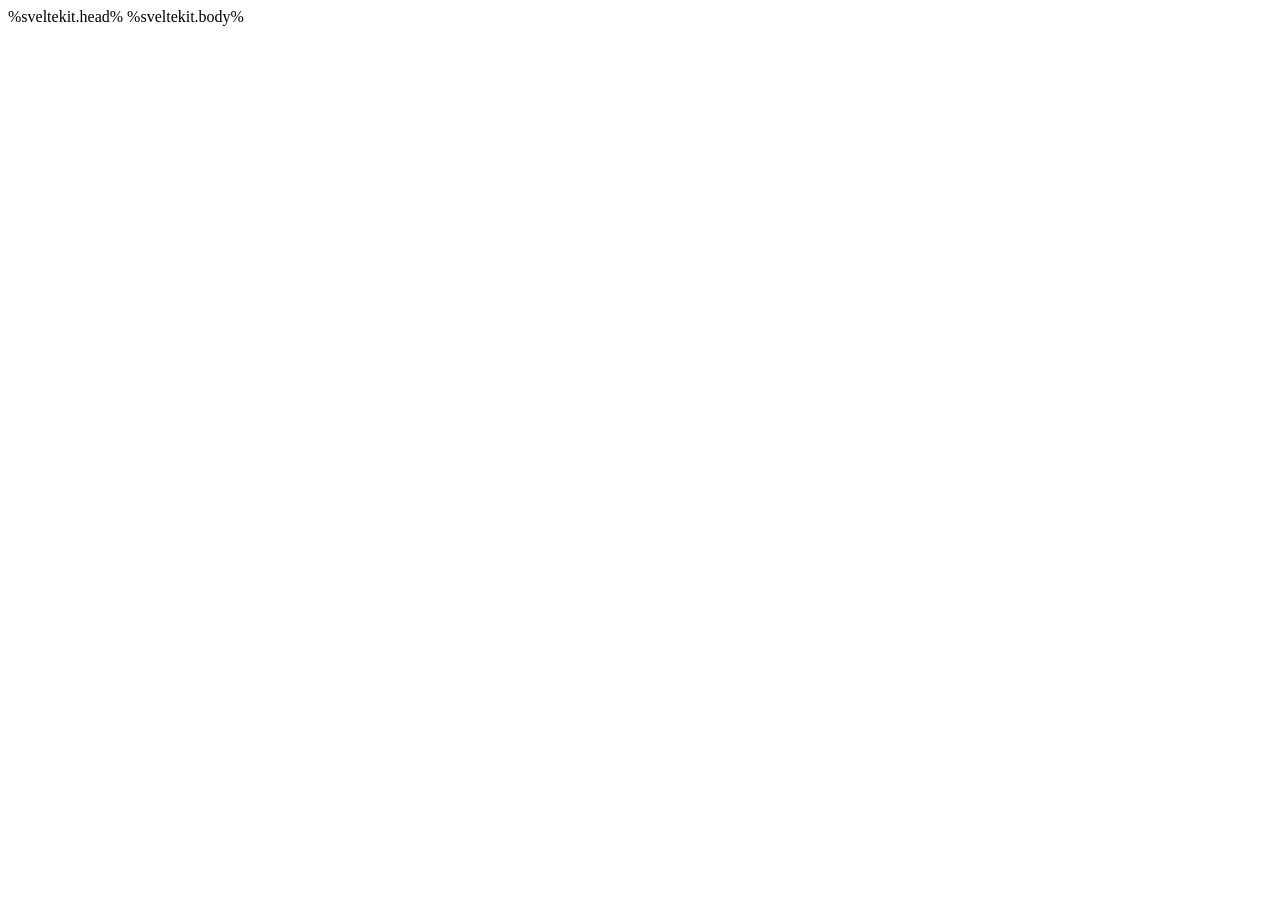
<file: app/src/app.html>
<!doctype html>
<html lang="en">
	<head>
		<meta charset="utf-8" />
		<meta name="viewport" content="width=device-width, initial-scale=1" />
		<meta name="text-scale" content="scale" />
		%sveltekit.head%
	</head>
	<body data-sveltekit-preload-data="hover">
		<div style="display: contents">%sveltekit.body%</div>
	</body>
</html>
</file>
<file: site/styles.css>
@font-face {
  font-family: "Archivo";
  src: url("assets/fonts/archivo-variable.woff2") format("woff2");
  font-weight: 100 900;
  font-stretch: 62% 125%;
  font-style: normal;
  font-display: swap;
}

/* Neon is reserved for the ball and for rating gains on the sample court. */
:root {
  --pine: #07483d;
  --optic: #dff42d;
  --chalk: #ffffff;
  --mist: #f2f6f3;
  --rule: #c9d8d1;
  --gutter: clamp(16px, 4vw, 56px);
  --line: 2px;
}

*, *::before, *::after { box-sizing: border-box; }

html {
  scroll-behavior: smooth;
  scroll-padding-top: 84px;
  -webkit-text-size-adjust: 100%;
}

body {
  margin: 0;
  background: var(--chalk);
  color: var(--pine);
  font-family: "Archivo", "Helvetica Neue", Arial, sans-serif;
  font-size: 1.125rem;
  line-height: 1.55;
}

h1, h2, h3, p, ul, ol, dl, dd, figure { margin: 0; padding: 0; }
ul, ol { list-style: none; }
img, svg { display: block; max-width: 100%; height: auto; }

h1, h2 {
  font-stretch: 112%;
  font-weight: 760;
  line-height: 1.06;
  letter-spacing: -0.02em;
  text-wrap: balance;
}

h2 { font-size: clamp(2rem, 4.4vw, 3.25rem); max-width: 22ch; }
h3 { font-size: 1.25rem; font-weight: 720; line-height: 1.2; }

a { color: inherit; text-underline-offset: 0.18em; text-decoration-thickness: 1px; }
a:hover { text-decoration-thickness: 3px; }

:focus-visible { outline: 3px solid currentColor; outline-offset: 3px; }

.wrap { max-width: calc(1500px + 2 * var(--gutter)); margin-inline: auto; padding-inline: var(--gutter); }
.intro { max-width: 58ch; margin-top: 18px; font-size: 1.25rem; line-height: 1.45; }
.hook { margin-top: 28px; font-weight: 620; }

.skip {
  position: absolute;
  left: 16px;
  top: -60px;
  z-index: 30;
  padding: 10px 16px;
  background: var(--pine);
  color: var(--chalk);
}
.skip:focus { top: 12px; }

/* Navigation */
.nav {
  position: sticky;
  top: 0;
  z-index: 20;
  display: flex;
  align-items: center;
  justify-content: space-between;
  gap: 16px;
  padding: 12px var(--gutter);
  background: var(--chalk);
  border-bottom: 1px solid var(--rule);
}
.nav nav { display: flex; align-items: center; gap: clamp(14px, 2.4vw, 32px); }
.brand {
  display: flex;
  align-items: center;
  gap: 10px;
  font-stretch: 125%;
  font-weight: 850;
  font-size: 1.35rem;
  letter-spacing: 0.01em;
  text-decoration: none;
}
.brand img { width: 36px; height: 36px; }
.nav-link { font-size: 1rem; font-weight: 560; text-decoration: none; }
.nav-link:hover { text-decoration: underline; }
.nav-cta {
  padding: 8px 16px;
  border-radius: 999px;
  background: var(--pine);
  color: var(--chalk);
  font-size: 1rem;
  font-weight: 680;
  text-decoration: none;
  white-space: nowrap;
}

/* Hero: the two kitchens of a court, seen from above, meeting at the net */
.hero { padding: clamp(16px, 2.4vw, 32px) var(--gutter) 0; }
.hero-court {
  display: grid;
  grid-template-columns: minmax(0, 1.7fr) auto minmax(0, 1fr);
  max-width: 1500px;
  margin-inline: auto;
  border: var(--line) solid var(--pine);
  background: var(--mist);
}
.hero-kitchen { padding: clamp(32px, 5.5vw, 80px) clamp(20px, 5vw, 72px); }
.hero h1 { font-size: clamp(2.5rem, 6vw, 5.75rem); max-width: 13ch; }
.hero-lede { max-width: 48ch; margin-top: 26px; font-size: clamp(1.15rem, 1.6vw, 1.4rem); line-height: 1.42; }
.hero-actions { display: flex; flex-wrap: wrap; gap: 12px; margin-top: 32px; }
.hero-status { margin-top: 24px; font-size: 1.0625rem; }

.button {
  display: inline-block;
  padding: 14px 24px;
  border-radius: 999px;
  font-weight: 680;
  line-height: 1.2;
  text-decoration: none;
}
.button-solid { background: var(--pine); color: var(--chalk); }
.button-line { box-shadow: inset 0 0 0 2px var(--pine); }
.button:hover { text-decoration: underline; }

.hero-net { width: 0; border-left: 3px dashed var(--pine); }
.hero-ball {
  display: flex;
  align-items: center;
  justify-content: center;
  padding: clamp(24px, 4vw, 64px);
}
.hero-ball svg { width: 100%; max-width: 420px; }

@media (prefers-reduced-motion: no-preference) {
  .emblem-ball, .emblem-ring { transform-box: fill-box; transform-origin: center; }
  .emblem-ball { animation: ball-land 780ms cubic-bezier(0.2, 0.9, 0.3, 1.25) both; }
  .emblem-ring { animation: ring-close 900ms cubic-bezier(0.2, 0.8, 0.2, 1) 120ms both; }
}
@keyframes ball-land {
  from { transform: scale(0.92); }
  to { transform: scale(1); }
}
@keyframes ring-close {
  from { transform: rotate(-14deg); }
  to { transform: rotate(0); }
}

/* Why */
.why { padding-block: clamp(56px, 8vw, 112px); }
.why-statement {
  font-size: clamp(1.6rem, 3.3vw, 2.75rem);
  font-weight: 620;
  line-height: 1.18;
  letter-spacing: -0.012em;
  max-width: 34ch;
  text-wrap: pretty;
}
.why-rights {
  display: grid;
  grid-template-columns: repeat(3, minmax(0, 1fr));
  gap: clamp(20px, 3vw, 44px);
  margin-top: clamp(36px, 4.5vw, 60px);
}
.why-rights strong { display: block; font-size: 1.375rem; font-weight: 720; line-height: 1.2; margin-bottom: 6px; }
.why-note { max-width: 62ch; margin-top: clamp(32px, 4vw, 52px); }

/* Bands */
.band { padding-block: clamp(56px, 8vw, 112px); border-top: 1px solid var(--rule); }

/* Rating sample: the page's interactive centerpiece and its one dark element */
.sketch { margin-top: clamp(32px, 4vw, 52px); }
.court {
  display: grid;
  grid-template-columns: minmax(0, 1fr) auto minmax(0, 1fr);
  background: var(--pine);
  color: var(--chalk);
}
.court-side {
  display: grid;
  grid-template-columns: repeat(2, minmax(0, 1fr));
  align-content: stretch;
}
.court-team {
  grid-column: 1 / -1;
  padding: 12px 20px;
  border-bottom: var(--line) solid var(--chalk);
  font-weight: 650;
}
.box { padding: 20px; min-height: 196px; }
.box + .box { border-left: var(--line) solid var(--chalk); }
.player { display: flex; flex-direction: column; gap: 4px; }
.player-name { font-size: 1.3rem; font-weight: 700; }
.player-rating { font-variant-numeric: tabular-nums; }
.player-rating b { font-weight: 760; }
.player-change {
  align-self: flex-start;
  margin-top: 6px;
  padding: 1px 12px;
  border-radius: 999px;
  background: var(--optic);
  color: var(--pine);
  font-size: 1.5rem;
  font-weight: 780;
  font-variant-numeric: tabular-nums;
}
.player-change[data-down] { background: transparent; color: var(--chalk); box-shadow: inset 0 0 0 2px var(--chalk); }
.player-rel { margin-top: auto; padding-top: 10px; font-size: 1rem; }

.court-net {
  display: flex;
  align-items: center;
  justify-content: center;
  min-width: 150px;
  padding: 16px;
  border-inline: 3px dashed var(--chalk);
}
.score {
  display: flex;
  align-items: baseline;
  gap: 10px;
  font-stretch: 80%;
  font-weight: 800;
  font-size: clamp(3rem, 6vw, 4.75rem);
  line-height: 1;
  font-variant-numeric: tabular-nums;
}
.score-gap { font-size: 1.125rem; font-weight: 560; font-stretch: 100%; }

.slider { margin-top: 26px; }
.slider label { display: block; font-weight: 700; margin-bottom: 6px; }
.slider input { display: block; width: 100%; height: 44px; margin: 0; accent-color: var(--pine); cursor: pointer; }
.slider-ends { display: flex; justify-content: space-between; gap: 16px; font-size: 1rem; }

.ledger {
  display: grid;
  grid-template-columns: repeat(4, minmax(0, 1fr));
  gap: clamp(20px, 2.5vw, 36px);
  margin-top: 32px;
  counter-reset: step;
}
.ledger li { counter-increment: step; font-size: 1.0625rem; line-height: 1.45; }
.ledger li::before {
  content: counter(step);
  display: grid;
  place-items: center;
  width: 30px;
  height: 30px;
  margin-bottom: 10px;
  border: var(--line) solid var(--pine);
  border-radius: 50%;
  font-weight: 700;
}
.ledger strong { display: block; font-size: 1.1875rem; font-weight: 700; }

.sketch figcaption {
  max-width: 76ch;
  margin-top: 28px;
  padding: 14px 18px;
  background: var(--mist);
  font-size: 1.0625rem;
}

.factors-title { margin-top: clamp(52px, 7vw, 92px); font-size: clamp(1.5rem, 2.4vw, 1.9rem); font-weight: 720; }
.factors {
  display: grid;
  grid-template-columns: repeat(3, minmax(0, 1fr));
  gap: 28px clamp(20px, 3vw, 44px);
  margin-top: 24px;
}
.factors dt { font-weight: 700; font-size: 1.1875rem; }
.reliability { max-width: 62ch; margin-top: 32px; }

.proof {
  display: grid;
  grid-template-columns: minmax(0, 1.05fr) minmax(0, 1fr);
  gap: clamp(28px, 6vw, 84px);
  margin-top: clamp(56px, 8vw, 112px);
  padding-top: clamp(40px, 5vw, 64px);
  border-top: 1px solid var(--rule);
}
.proof-statement {
  position: sticky;
  top: 100px;
  align-self: start;
  font-stretch: 112%;
  font-weight: 760;
  font-size: clamp(2rem, 4.4vw, 3.25rem);
  line-height: 1.06;
  letter-spacing: -0.02em;
  text-wrap: balance;
}
.proof-body ul { margin-top: 20px; }
.proof-body li { padding: 12px 0; border-top: 1px solid var(--rule); }

/* Promises */
.promises { background: var(--mist); padding-block: clamp(56px, 8vw, 112px); }
.charter { margin-top: clamp(32px, 4vw, 52px); border-top: var(--line) solid var(--pine); }
.charter > div {
  display: grid;
  grid-template-columns: minmax(0, 1fr) minmax(0, 1.8fr);
  align-items: baseline;
  gap: 8px 32px;
  padding-block: 16px;
  border-bottom: 1px solid var(--rule);
}
.charter dt { font-weight: 720; font-size: clamp(1.35rem, 2.2vw, 1.75rem); line-height: 1.15; }
.promises-pair {
  display: grid;
  grid-template-columns: repeat(2, minmax(0, 1fr));
  gap: clamp(24px, 5vw, 72px);
  margin-top: clamp(44px, 6vw, 80px);
}
.promises-pair h3 { font-size: 1.5rem; font-weight: 720; margin-bottom: 14px; }
.promises-pair li { padding: 8px 0; border-top: 1px solid var(--rule); }
.honest p + p { margin-top: 14px; }

/* Roadmap */
.roadmap {
  display: grid;
  grid-template-columns: repeat(4, minmax(0, 1fr));
  margin-top: clamp(32px, 4vw, 52px);
  border-top: var(--line) solid var(--pine);
}
.roadmap > li { padding: 22px clamp(14px, 1.8vw, 24px) 24px; }
.roadmap > li:first-child { padding-left: 0; }
.roadmap h3 { font-size: 1.375rem; font-weight: 720; margin-bottom: 12px; }
.roadmap li li { padding: 7px 0; font-size: 1.0625rem; line-height: 1.4; }
.roadmap-gate { background: var(--mist); }
.roadmap > li.roadmap-gate { padding-left: clamp(14px, 1.8vw, 24px); }

/* Help */
.help { background: var(--mist); padding-block: clamp(56px, 8vw, 112px); }
.help-lede { max-width: 58ch; margin-top: 18px; font-size: 1.25rem; line-height: 1.45; }
.roles { margin-top: clamp(32px, 4vw, 52px); border-top: var(--line) solid var(--pine); }
.roles li {
  display: grid;
  grid-template-columns: minmax(0, 1fr) minmax(0, 1.35fr) minmax(250px, 0.55fr);
  align-items: center;
  gap: 10px clamp(20px, 3vw, 44px);
  padding-block: 20px;
  border-bottom: 1px solid var(--rule);
}
.roles h3 { font-size: clamp(1.25rem, 1.9vw, 1.5rem); font-weight: 720; }
.roles a {
  justify-self: end;
  padding: 11px 20px;
  border-radius: 999px;
  box-shadow: inset 0 0 0 2px var(--pine);
  font-weight: 660;
  line-height: 1.2;
  text-align: center;
  text-decoration: none;
  white-space: nowrap;
}
.roles a:hover { background: var(--pine); color: var(--chalk); }
.help-foot { max-width: 66ch; margin-top: 30px; }

/* Footer */
.footer { padding-block: clamp(44px, 6vw, 72px); border-top: 1px solid var(--rule); font-size: 1.0625rem; }
.footer-grid {
  display: grid;
  grid-template-columns: minmax(0, 2fr) minmax(0, 1fr) minmax(0, 1fr);
  gap: clamp(28px, 5vw, 72px);
}
.footer-logo { width: 240px; margin-bottom: 18px; }
.footer p { max-width: 54ch; }
.footer h2 { font-size: 1.125rem; font-stretch: 100%; letter-spacing: 0; font-weight: 700; margin-bottom: 6px; }
.footer li a { display: inline-block; padding-block: 6px; }

@media (max-width: 920px) {
  .nav-link { display: none; }
  .hero-court { grid-template-columns: minmax(0, 1fr); }
  .hero-net { width: auto; height: 0; border-left: 0; border-top: 3px dashed var(--pine); }
  .hero-ball svg { max-width: 260px; }
  .why-rights, .proof, .promises-pair { grid-template-columns: minmax(0, 1fr); }
  .proof-statement { position: static; }
  .factors { grid-template-columns: repeat(2, minmax(0, 1fr)); }
  .ledger { grid-template-columns: repeat(2, minmax(0, 1fr)); }
  .roadmap { grid-template-columns: repeat(2, minmax(0, 1fr)); }
  .roadmap > li:first-child { padding-left: clamp(14px, 1.8vw, 24px); }
  .court { grid-template-columns: minmax(0, 1fr); }
  .court-net { border-inline: 0; border-block: 3px dashed var(--chalk); }
  .roles li { grid-template-columns: minmax(0, 1fr); }
  .roles a { justify-self: start; }
  .footer-grid { grid-template-columns: repeat(2, minmax(0, 1fr)); }
  .footer-grid > :first-child { grid-column: 1 / -1; }
}

@media (max-width: 560px) {
  .factors, .ledger, .roadmap { grid-template-columns: minmax(0, 1fr); }
  .charter > div { grid-template-columns: minmax(0, 1fr); }
  .box { padding: 14px; min-height: 176px; }
  .player-change { font-size: 1.25rem; }
  .footer-grid { grid-template-columns: minmax(0, 1fr); }
  .button { width: 100%; text-align: center; }
}

@media (prefers-reduced-motion: reduce) {
  html { scroll-behavior: auto; }
}
</file>
<file: site/public/about/styles.css>
@font-face {
  font-family: "Archivo";
  src: url("assets/fonts/archivo-variable.woff2") format("woff2");
  font-weight: 100 900;
  font-stretch: 62% 125%;
  font-style: normal;
  font-display: swap;
}

/* Neon is reserved for the ball and for rating gains on the sample court. */
:root {
  --pine: #07483d;
  --optic: #dff42d;
  --chalk: #ffffff;
  --mist: #f2f6f3;
  --rule: #c9d8d1;
  --gutter: clamp(16px, 4vw, 56px);
  --line: 2px;
}

*, *::before, *::after { box-sizing: border-box; }

html {
  scroll-behavior: smooth;
  scroll-padding-top: 84px;
  -webkit-text-size-adjust: 100%;
}

body {
  margin: 0;
  background: var(--chalk);
  color: var(--pine);
  font-family: "Archivo", "Helvetica Neue", Arial, sans-serif;
  font-size: 1.125rem;
  line-height: 1.55;
}

h1, h2, h3, p, ul, ol, dl, dd, figure { margin: 0; padding: 0; }
ul, ol { list-style: none; }
img, svg { display: block; max-width: 100%; height: auto; }

h1, h2 {
  font-stretch: 112%;
  font-weight: 760;
  line-height: 1.06;
  letter-spacing: -0.02em;
  text-wrap: balance;
}

h2 { font-size: clamp(2rem, 4.4vw, 3.25rem); max-width: 22ch; }
h3 { font-size: 1.25rem; font-weight: 720; line-height: 1.2; }

a { color: inherit; text-underline-offset: 0.18em; text-decoration-thickness: 1px; }
a:hover { text-decoration-thickness: 3px; }

:focus-visible { outline: 3px solid currentColor; outline-offset: 3px; }

.wrap { max-width: calc(1500px + 2 * var(--gutter)); margin-inline: auto; padding-inline: var(--gutter); }
.intro { max-width: 58ch; margin-top: 18px; font-size: 1.25rem; line-height: 1.45; }
.hook { margin-top: 28px; font-weight: 620; }

.skip {
  position: absolute;
  left: 16px;
  top: -60px;
  z-index: 30;
  padding: 10px 16px;
  background: var(--pine);
  color: var(--chalk);
}
.skip:focus { top: 12px; }

/* Navigation */
.nav {
  position: sticky;
  top: 0;
  z-index: 20;
  display: flex;
  align-items: center;
  justify-content: space-between;
  gap: 16px;
  padding: 12px var(--gutter);
  background: var(--chalk);
  border-bottom: 1px solid var(--rule);
}
.nav nav { display: flex; align-items: center; gap: clamp(14px, 2.4vw, 32px); }
.brand {
  display: flex;
  align-items: center;
  gap: 10px;
  font-stretch: 125%;
  font-weight: 850;
  font-size: 1.35rem;
  letter-spacing: 0.01em;
  text-decoration: none;
}
.brand img { width: 36px; height: 36px; }
.nav-link { font-size: 1rem; font-weight: 560; text-decoration: none; }
.nav-link:hover { text-decoration: underline; }
.nav-cta {
  padding: 8px 16px;
  border-radius: 999px;
  background: var(--pine);
  color: var(--chalk);
  font-size: 1rem;
  font-weight: 680;
  text-decoration: none;
  white-space: nowrap;
}

/* Hero: the two kitchens of a court, seen from above, meeting at the net */
.hero { padding: clamp(16px, 2.4vw, 32px) var(--gutter) 0; }
.hero-court {
  display: grid;
  grid-template-columns: minmax(0, 1.7fr) auto minmax(0, 1fr);
  max-width: 1500px;
  margin-inline: auto;
  border: var(--line) solid var(--pine);
  background: var(--mist);
}
.hero-kitchen { padding: clamp(32px, 5.5vw, 80px) clamp(20px, 5vw, 72px); }
.hero h1 { font-size: clamp(2.5rem, 6vw, 5.75rem); max-width: 13ch; }
.hero-lede { max-width: 48ch; margin-top: 26px; font-size: clamp(1.15rem, 1.6vw, 1.4rem); line-height: 1.42; }
.hero-actions { display: flex; flex-wrap: wrap; gap: 12px; margin-top: 32px; }
.hero-status { margin-top: 24px; font-size: 1.0625rem; }

.button {
  display: inline-block;
  padding: 14px 24px;
  border-radius: 999px;
  font-weight: 680;
  line-height: 1.2;
  text-decoration: none;
}
.button-solid { background: var(--pine); color: var(--chalk); }
.button-line { box-shadow: inset 0 0 0 2px var(--pine); }
.button:hover { text-decoration: underline; }

.hero-net { width: 0; border-left: 3px dashed var(--pine); }
.hero-ball {
  display: flex;
  align-items: center;
  justify-content: center;
  padding: clamp(24px, 4vw, 64px);
}
.hero-ball svg { width: 100%; max-width: 420px; }

@media (prefers-reduced-motion: no-preference) {
  .emblem-ball, .emblem-ring { transform-box: fill-box; transform-origin: center; }
  .emblem-ball { animation: ball-land 780ms cubic-bezier(0.2, 0.9, 0.3, 1.25) both; }
  .emblem-ring { animation: ring-close 900ms cubic-bezier(0.2, 0.8, 0.2, 1) 120ms both; }
}
@keyframes ball-land {
  from { transform: scale(0.92); }
  to { transform: scale(1); }
}
@keyframes ring-close {
  from { transform: rotate(-14deg); }
  to { transform: rotate(0); }
}

/* Why */
.why { padding-block: clamp(56px, 8vw, 112px); }
.why-statement {
  font-size: clamp(1.6rem, 3.3vw, 2.75rem);
  font-weight: 620;
  line-height: 1.18;
  letter-spacing: -0.012em;
  max-width: 34ch;
  text-wrap: pretty;
}
.why-rights {
  display: grid;
  grid-template-columns: repeat(3, minmax(0, 1fr));
  gap: clamp(20px, 3vw, 44px);
  margin-top: clamp(36px, 4.5vw, 60px);
}
.why-rights strong { display: block; font-size: 1.375rem; font-weight: 720; line-height: 1.2; margin-bottom: 6px; }
.why-note { max-width: 62ch; margin-top: clamp(32px, 4vw, 52px); }

/* Bands */
.band { padding-block: clamp(56px, 8vw, 112px); border-top: 1px solid var(--rule); }

/* Rating sample: the page's interactive centerpiece and its one dark element */
.sketch { margin-top: clamp(32px, 4vw, 52px); }
.court {
  display: grid;
  grid-template-columns: minmax(0, 1fr) auto minmax(0, 1fr);
  background: var(--pine);
  color: var(--chalk);
}
.court-side {
  display: grid;
  grid-template-columns: repeat(2, minmax(0, 1fr));
  align-content: stretch;
}
.court-team {
  grid-column: 1 / -1;
  padding: 12px 20px;
  border-bottom: var(--line) solid var(--chalk);
  font-weight: 650;
}
.box { padding: 20px; min-height: 196px; }
.box + .box { border-left: var(--line) solid var(--chalk); }
.player { display: flex; flex-direction: column; gap: 4px; }
.player-name { font-size: 1.3rem; font-weight: 700; }
.player-rating { font-variant-numeric: tabular-nums; }
.player-rating b { font-weight: 760; }
.player-change {
  align-self: flex-start;
  margin-top: 6px;
  padding: 1px 12px;
  border-radius: 999px;
  background: var(--optic);
  color: var(--pine);
  font-size: 1.5rem;
  font-weight: 780;
  font-variant-numeric: tabular-nums;
}
.player-change[data-down] { background: transparent; color: var(--chalk); box-shadow: inset 0 0 0 2px var(--chalk); }
.player-rel { margin-top: auto; padding-top: 10px; font-size: 1rem; }

.court-net {
  display: flex;
  align-items: center;
  justify-content: center;
  min-width: 150px;
  padding: 16px;
  border-inline: 3px dashed var(--chalk);
}
.score {
  display: flex;
  align-items: baseline;
  gap: 10px;
  font-stretch: 80%;
  font-weight: 800;
  font-size: clamp(3rem, 6vw, 4.75rem);
  line-height: 1;
  font-variant-numeric: tabular-nums;
}
.score-gap { font-size: 1.125rem; font-weight: 560; font-stretch: 100%; }

.slider { margin-top: 26px; }
.slider label { display: block; font-weight: 700; margin-bottom: 6px; }
.slider input { display: block; width: 100%; height: 44px; margin: 0; accent-color: var(--pine); cursor: pointer; }
.slider-ends { display: flex; justify-content: space-between; gap: 16px; font-size: 1rem; }

.ledger {
  display: grid;
  grid-template-columns: repeat(4, minmax(0, 1fr));
  gap: clamp(20px, 2.5vw, 36px);
  margin-top: 32px;
  counter-reset: step;
}
.ledger li { counter-increment: step; font-size: 1.0625rem; line-height: 1.45; }
.ledger li::before {
  content: counter(step);
  display: grid;
  place-items: center;
  width: 30px;
  height: 30px;
  margin-bottom: 10px;
  border: var(--line) solid var(--pine);
  border-radius: 50%;
  font-weight: 700;
}
.ledger strong { display: block; font-size: 1.1875rem; font-weight: 700; }

.sketch figcaption {
  max-width: 76ch;
  margin-top: 28px;
  padding: 14px 18px;
  background: var(--mist);
  font-size: 1.0625rem;
}

.factors-title { margin-top: clamp(52px, 7vw, 92px); font-size: clamp(1.5rem, 2.4vw, 1.9rem); font-weight: 720; }
.factors {
  display: grid;
  grid-template-columns: repeat(3, minmax(0, 1fr));
  gap: 28px clamp(20px, 3vw, 44px);
  margin-top: 24px;
}
.factors dt { font-weight: 700; font-size: 1.1875rem; }
.reliability { max-width: 62ch; margin-top: 32px; }

.proof {
  display: grid;
  grid-template-columns: minmax(0, 1.05fr) minmax(0, 1fr);
  gap: clamp(28px, 6vw, 84px);
  margin-top: clamp(56px, 8vw, 112px);
  padding-top: clamp(40px, 5vw, 64px);
  border-top: 1px solid var(--rule);
}
.proof-statement {
  position: sticky;
  top: 100px;
  align-self: start;
  font-stretch: 112%;
  font-weight: 760;
  font-size: clamp(2rem, 4.4vw, 3.25rem);
  line-height: 1.06;
  letter-spacing: -0.02em;
  text-wrap: balance;
}
.proof-body ul { margin-top: 20px; }
.proof-body li { padding: 12px 0; border-top: 1px solid var(--rule); }

/* Promises */
.promises { background: var(--mist); padding-block: clamp(56px, 8vw, 112px); }
.charter { margin-top: clamp(32px, 4vw, 52px); border-top: var(--line) solid var(--pine); }
.charter > div {
  display: grid;
  grid-template-columns: minmax(0, 1fr) minmax(0, 1.8fr);
  align-items: baseline;
  gap: 8px 32px;
  padding-block: 16px;
  border-bottom: 1px solid var(--rule);
}
.charter dt { font-weight: 720; font-size: clamp(1.35rem, 2.2vw, 1.75rem); line-height: 1.15; }
.promises-pair {
  display: grid;
  grid-template-columns: repeat(2, minmax(0, 1fr));
  gap: clamp(24px, 5vw, 72px);
  margin-top: clamp(44px, 6vw, 80px);
}
.promises-pair h3 { font-size: 1.5rem; font-weight: 720; margin-bottom: 14px; }
.promises-pair li { padding: 8px 0; border-top: 1px solid var(--rule); }
.honest p + p { margin-top: 14px; }

/* Roadmap */
.roadmap {
  display: grid;
  grid-template-columns: repeat(4, minmax(0, 1fr));
  margin-top: clamp(32px, 4vw, 52px);
  border-top: var(--line) solid var(--pine);
}
.roadmap > li { padding: 22px clamp(14px, 1.8vw, 24px) 24px; }
.roadmap > li:first-child { padding-left: 0; }
.roadmap h3 { font-size: 1.375rem; font-weight: 720; margin-bottom: 12px; }
.roadmap li li { padding: 7px 0; font-size: 1.0625rem; line-height: 1.4; }
.roadmap-gate { background: var(--mist); }
.roadmap > li.roadmap-gate { padding-left: clamp(14px, 1.8vw, 24px); }

/* Help */
.help { background: var(--mist); padding-block: clamp(56px, 8vw, 112px); }
.help-lede { max-width: 58ch; margin-top: 18px; font-size: 1.25rem; line-height: 1.45; }
.roles { margin-top: clamp(32px, 4vw, 52px); border-top: var(--line) solid var(--pine); }
.roles li {
  display: grid;
  grid-template-columns: minmax(0, 1fr) minmax(0, 1.35fr) minmax(250px, 0.55fr);
  align-items: center;
  gap: 10px clamp(20px, 3vw, 44px);
  padding-block: 20px;
  border-bottom: 1px solid var(--rule);
}
.roles h3 { font-size: clamp(1.25rem, 1.9vw, 1.5rem); font-weight: 720; }
.roles a {
  justify-self: end;
  padding: 11px 20px;
  border-radius: 999px;
  box-shadow: inset 0 0 0 2px var(--pine);
  font-weight: 660;
  line-height: 1.2;
  text-align: center;
  text-decoration: none;
  white-space: nowrap;
}
.roles a:hover { background: var(--pine); color: var(--chalk); }
.help-foot { max-width: 66ch; margin-top: 30px; }

/* Footer */
.footer { padding-block: clamp(44px, 6vw, 72px); border-top: 1px solid var(--rule); font-size: 1.0625rem; }
.footer-grid {
  display: grid;
  grid-template-columns: minmax(0, 2fr) minmax(0, 1fr) minmax(0, 1fr);
  gap: clamp(28px, 5vw, 72px);
}
.footer-logo { width: 240px; margin-bottom: 18px; }
.footer p { max-width: 54ch; }
.footer h2 { font-size: 1.125rem; font-stretch: 100%; letter-spacing: 0; font-weight: 700; margin-bottom: 6px; }
.footer li a { display: inline-block; padding-block: 6px; }

@media (max-width: 920px) {
  .nav-link { display: none; }
  .hero-court { grid-template-columns: minmax(0, 1fr); }
  .hero-net { width: auto; height: 0; border-left: 0; border-top: 3px dashed var(--pine); }
  .hero-ball svg { max-width: 260px; }
  .why-rights, .proof, .promises-pair { grid-template-columns: minmax(0, 1fr); }
  .proof-statement { position: static; }
  .factors { grid-template-columns: repeat(2, minmax(0, 1fr)); }
  .ledger { grid-template-columns: repeat(2, minmax(0, 1fr)); }
  .roadmap { grid-template-columns: repeat(2, minmax(0, 1fr)); }
  .roadmap > li:first-child { padding-left: clamp(14px, 1.8vw, 24px); }
  .court { grid-template-columns: minmax(0, 1fr); }
  .court-net { border-inline: 0; border-block: 3px dashed var(--chalk); }
  .roles li { grid-template-columns: minmax(0, 1fr); }
  .roles a { justify-self: start; }
  .footer-grid { grid-template-columns: repeat(2, minmax(0, 1fr)); }
  .footer-grid > :first-child { grid-column: 1 / -1; }
}

@media (max-width: 560px) {
  .factors, .ledger, .roadmap { grid-template-columns: minmax(0, 1fr); }
  .charter > div { grid-template-columns: minmax(0, 1fr); }
  .box { padding: 14px; min-height: 176px; }
  .player-change { font-size: 1.25rem; }
  .footer-grid { grid-template-columns: minmax(0, 1fr); }
  .button { width: 100%; text-align: center; }
}

@media (prefers-reduced-motion: reduce) {
  html { scroll-behavior: auto; }
}
</file>
